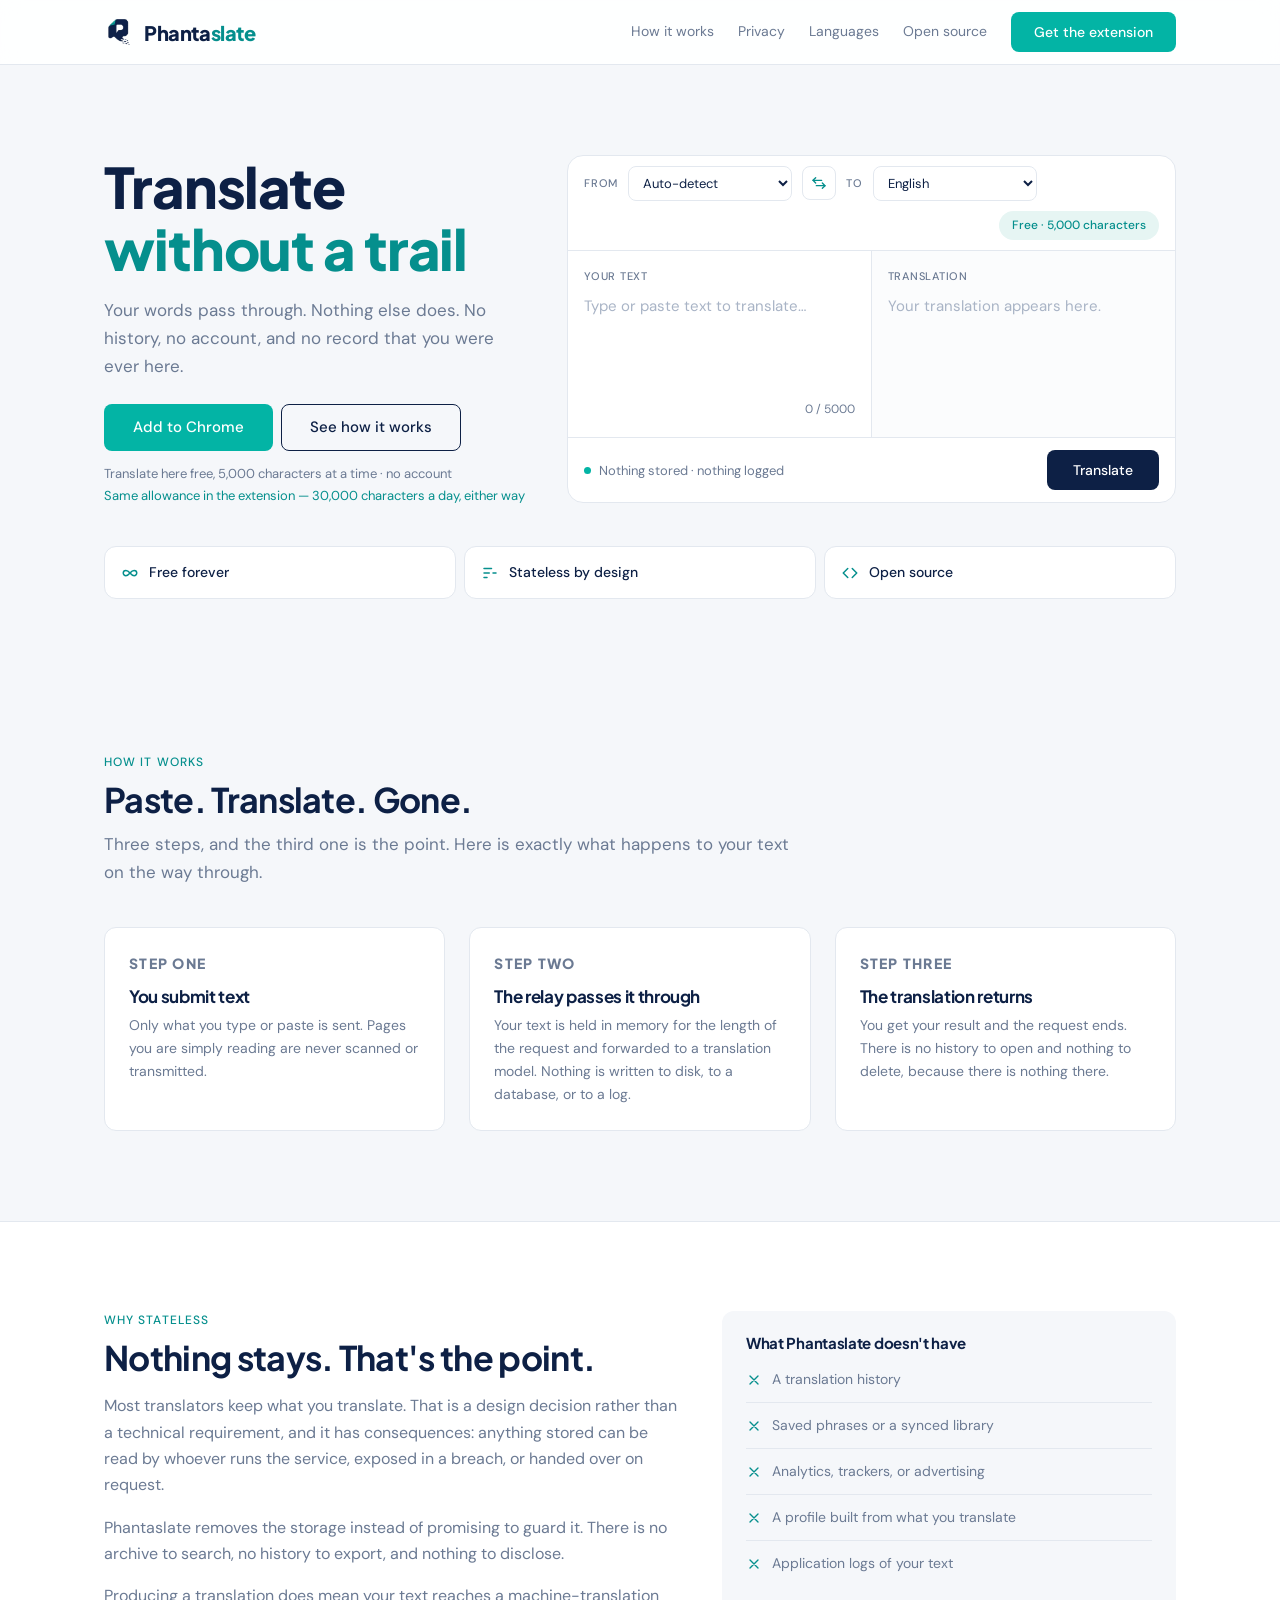
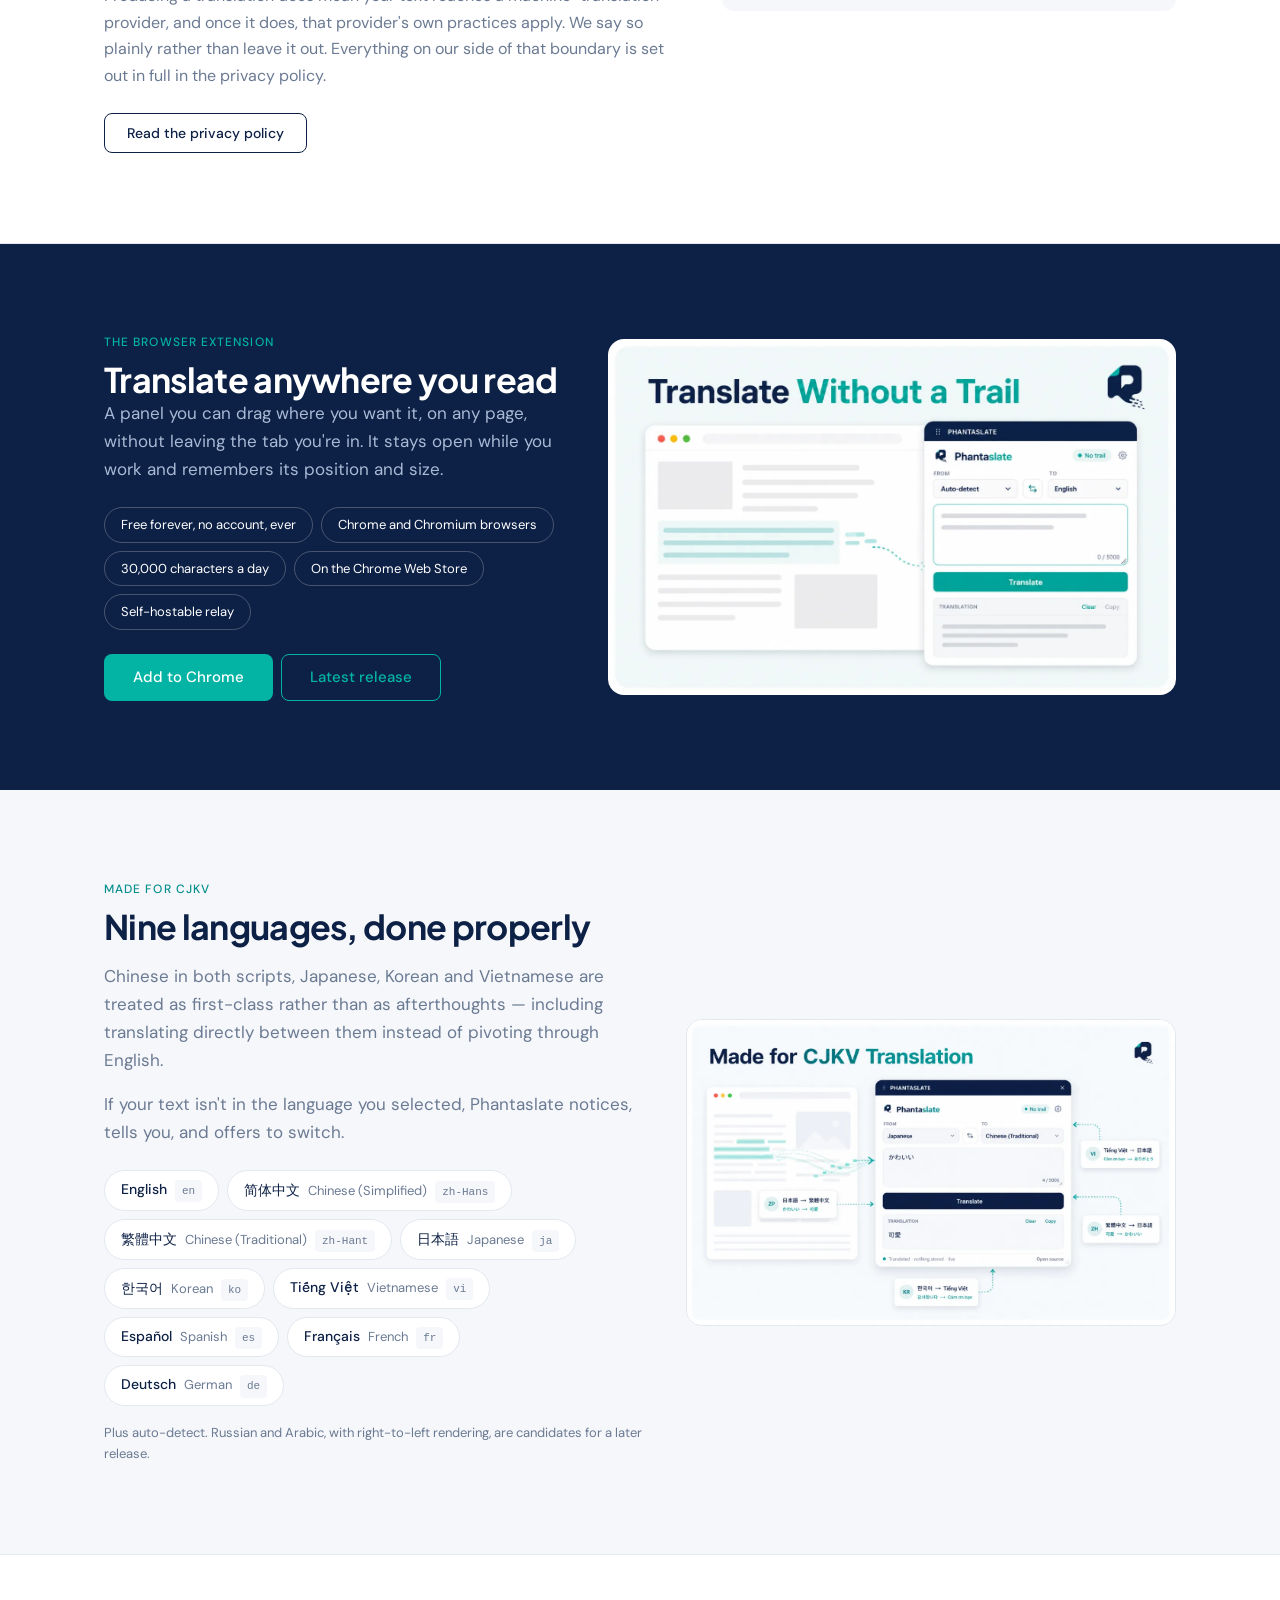
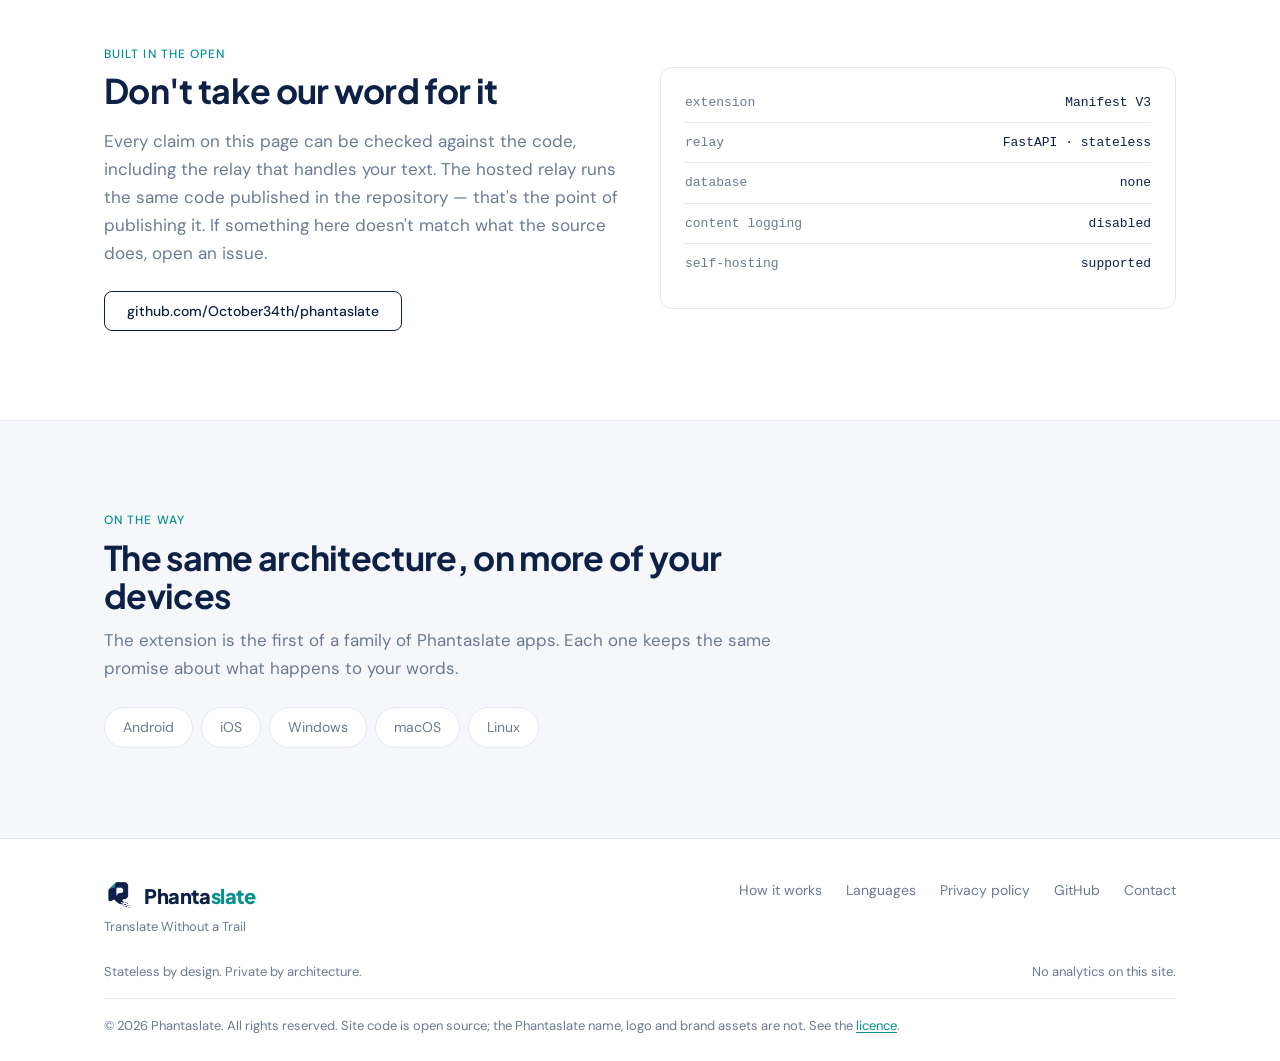
<file: index.html>
<!DOCTYPE html>
<html lang="en">
<head>
<meta charset="utf-8">
<meta name="viewport" content="width=device-width, initial-scale=1">
<meta name="theme-color" content="#0D2045">

<title>Phantaslate — Translate Without a Trail</title>
<meta name="description" content="A stateless translator. Your words pass through and nothing is stored, logged, or turned into a profile. Free, open-source browser extension built for CJKV.">

<link rel="canonical" href="https://phantaslate.com/">

<meta property="og:title" content="Phantaslate — Translate Without a Trail">
<meta property="og:description" content="A stateless translator. Your words pass through. Nothing else does.">
<meta property="og:type" content="website">
<meta property="og:url" content="https://phantaslate.com/">
<meta property="og:image" content="https://phantaslate.com/assets/img/introduction.png">
<meta property="og:image:width" content="1200">
<meta property="og:image:height" content="675">
<meta property="og:locale" content="en">
<meta name="twitter:card" content="summary_large_image">

<link rel="icon" href="assets/favicon/icon-32.png" sizes="32x32" type="image/png">
<link rel="icon" href="assets/favicon/icon-16.png" sizes="16x16" type="image/png">
<link rel="apple-touch-icon" href="assets/favicon/icon-128.png">
<link rel="manifest" href="site.webmanifest">


<link rel="preload" href="assets/fonts/plus-jakarta-sans-800.woff2" as="font" type="font/woff2" crossorigin>
<link rel="preload" href="assets/fonts/dm-sans-400.woff2" as="font" type="font/woff2" crossorigin>
<link rel="stylesheet" href="assets/css/fonts.css">
<link rel="stylesheet" href="assets/css/styles.css">
</head>
<body>

<a class="skip" href="#main">Skip to content</a>

<header class="site-header">
  <div class="shell header-inner">
    <a class="brand" href="/" aria-label="Phantaslate home">
      <picture>
        <source srcset="assets/img/mark-96.webp" type="image/webp">
        <img src="assets/img/mark-96.png" alt="" width="30" height="30" decoding="async">
      </picture>
      <span class="wordmark">Phanta<i>slate</i></span>
    </a>

    <nav class="site-nav" aria-label="Main">
      <a href="#how">How it works</a>
      <a href="privacy.html">Privacy</a>
      <a href="#languages">Languages</a>
      <a href="#open">Open source</a>
      <a class="btn btn-primary" href="#extension">Get the extension</a>
    </nav>
  </div>
</header>

<main id="main">

  <!-- ================================================================= HERO -->
  <div class="hero">
    <div class="shell hero-grid">
      <div>
        <h1>Translate<em>without a trail</em></h1>

        <p class="lede">Your words pass through. Nothing else does. No history, no account, and no record that you were ever here.</p>

        <div class="hero-actions">
          <a class="btn btn-primary btn-lg" href="https://chromewebstore.google.com/detail/phantaslate-translate-wit/nmekbfmjegpjkpkobippkkbnnlhimijm">Add to Chrome</a>
          <a class="btn btn-outline btn-lg" href="#how">See how it works</a>
        </div>

        <p class="hero-note">Translate here free, 5,000 characters at a time · no account<br><span class="pending">Same allowance in the extension — 30,000 characters a day, either way</span></p>
      </div>

      <!-- Live translation panel. Limits are enforced by the relay, not
           here — see assets/js/translate.js and relay/ratelimit.py. -->
      <div class="panel" id="demo">

        <div class="panel-bar">
          <label class="bar-label" for="from">From</label>
          <select class="lang-select" id="from" aria-label="Source language"></select>

          <button class="swap" id="swap" type="button" aria-label="Swap languages">
            <svg viewBox="0 0 24 24" fill="none" stroke="currentColor" stroke-width="2" stroke-linecap="round" stroke-linejoin="round" aria-hidden="true">
              <path d="M7 4 3 8l4 4"/><path d="M3 8h13"/><path d="m17 20 4-4-4-4"/><path d="M21 16H8"/>
            </svg>
          </button>

          <label class="bar-label" for="to">To</label>
          <select class="lang-select" id="to" aria-label="Target language"></select>

          <span class="cap-pill">Free · 5,000 characters</span>
        </div>

        <div class="panes" id="panes">
          <div class="pane pane-source">
            <label class="pane-label" for="source">Your text</label>
            <textarea id="source" class="cjk-any" rows="4" maxlength="5000" placeholder="Type or paste text to translate…"></textarea>
            <div class="pane-foot">
              <button class="linkbtn" id="clear" type="button" hidden>Clear</button>
              <span class="push" id="count">0 / 5000</span>
            </div>
          </div>

          <div class="trail" aria-hidden="true">
            <span></span><span></span><span></span><span></span><span></span><span></span>
          </div>

          <div class="pane pane-target">
            <p class="pane-label">Translation</p>
            <div id="output" class="cjk-any" data-empty="Your translation appears here." aria-live="polite"></div>
            <div class="pane-foot">
              <span id="detected"></span>
              <button class="linkbtn push" id="copy" type="button" hidden>Copy</button>
            </div>
          </div>
        </div>

        <div class="panel-foot">
          <p class="status" id="status" data-state="idle">
            <span class="dot"></span><span id="status-text">Nothing stored · nothing logged</span>
          </p>
          <button id="translate" type="button">Translate</button>
        </div>

      </div>
    </div>
  </div>

  <!-- ================================================================ TRUST -->
  <ul class="shell trust">
    <li>
      <svg viewBox="0 0 24 24" fill="none" stroke="currentColor" stroke-width="2" stroke-linecap="round" aria-hidden="true">
        <path d="M12 12c-2 2.5-3.5 3.5-5.5 3.5a3.5 3.5 0 0 1 0-7C8.5 8.5 10 9.5 12 12s3.5 3.5 5.5 3.5a3.5 3.5 0 0 0 0-7c-2 0-3.5 1-5.5 3.5Z"/>
      </svg>
      Free forever
    </li>
    <li>
      <svg viewBox="0 0 24 24" fill="none" stroke="currentColor" stroke-width="2" stroke-linecap="round" stroke-linejoin="round" aria-hidden="true">
        <path d="M4 6h10"/><path d="M4 12h7"/><path d="M4 18h4"/><path d="M16 12h4"/>
      </svg>
      Stateless by design
    </li>
    <li>
      <svg viewBox="0 0 24 24" fill="none" stroke="currentColor" stroke-width="2" stroke-linecap="round" stroke-linejoin="round" aria-hidden="true">
        <path d="m9 18-6-6 6-6"/><path d="m15 6 6 6-6 6"/>
      </svg>
      Open source
    </li>
  </ul>

  <!-- ========================================================= HOW IT WORKS -->
  <section class="band" id="how">
    <div class="shell">
      <div class="section-head">
        <p class="eyebrow">How it works</p>
        <h2>Paste. Translate. Gone.</h2>
        <p class="muted">Three steps, and the third one is the point. Here is exactly what happens to your text on the way through.</p>
      </div>

      <div class="steps">
        <div class="step">
          <p class="step-mark">STEP ONE</p>
          <h3>You submit text</h3>
          <p>Only what you type or paste is sent. Pages you are simply reading are never scanned or transmitted.</p>
        </div>
        <div class="step">
          <p class="step-mark">STEP TWO</p>
          <h3>The relay passes it through</h3>
          <p>Your text is held in memory for the length of the request and forwarded to a translation model. Nothing is written to disk, to a database, or to a log.</p>
        </div>
        <div class="step">
          <p class="step-mark">STEP THREE</p>
          <h3>The translation returns</h3>
          <p>You get your result and the request ends. There is no history to open and nothing to delete, because there is nothing there.</p>
        </div>
      </div>
    </div>
  </section>

  <!-- ================================================================== WHY -->
  <section class="band band-white" id="why">
    <div class="shell why-grid">
      <div>
        <p class="eyebrow">Why stateless</p>
        <h2>Nothing stays. That's the point.</h2>

        <p class="lede mt-md">Most translators keep what you translate. That is a design decision rather than a technical requirement, and it has consequences: anything stored can be read by whoever runs the service, exposed in a breach, or handed over on request.</p>

        <p class="lede">Phantaslate removes the storage instead of promising to guard it. There is no archive to search, no history to export, and nothing to disclose.</p>

        <p class="lede">Producing a translation does mean your text reaches a machine-translation provider, and once it does, that provider's own practices apply. We say so plainly rather than leave it out. Everything on our side of that boundary is set out in full in the privacy policy.</p>

        <p class="mt-lg">
          <a class="btn btn-outline" href="privacy.html">Read the privacy policy</a>
        </p>
      </div>

      <div class="absent">
        <h3>What Phantaslate doesn't have</h3>
        <ul>
          <li>
            <svg viewBox="0 0 24 24" fill="none" stroke="currentColor" stroke-width="2" stroke-linecap="round" aria-hidden="true"><path d="M18 6 6 18M6 6l12 12"/></svg>
            A translation history
          </li>
          <li>
            <svg viewBox="0 0 24 24" fill="none" stroke="currentColor" stroke-width="2" stroke-linecap="round" aria-hidden="true"><path d="M18 6 6 18M6 6l12 12"/></svg>
            Saved phrases or a synced library
          </li>
          <li>
            <svg viewBox="0 0 24 24" fill="none" stroke="currentColor" stroke-width="2" stroke-linecap="round" aria-hidden="true"><path d="M18 6 6 18M6 6l12 12"/></svg>
            Analytics, trackers, or advertising
          </li>
          <li>
            <svg viewBox="0 0 24 24" fill="none" stroke="currentColor" stroke-width="2" stroke-linecap="round" aria-hidden="true"><path d="M18 6 6 18M6 6l12 12"/></svg>
            A profile built from what you translate
          </li>
          <li>
            <svg viewBox="0 0 24 24" fill="none" stroke="currentColor" stroke-width="2" stroke-linecap="round" aria-hidden="true"><path d="M18 6 6 18M6 6l12 12"/></svg>
            Application logs of your text
          </li>
        </ul>
      </div>
    </div>
  </section>

  <!-- ============================================================ EXTENSION -->
  <section class="band band-navy" id="extension">
    <div class="shell ext-grid">
      <div>
        <p class="eyebrow">The browser extension</p>
        <h2>Translate anywhere you read</h2>
        <p class="lede">A panel you can drag where you want it, on any page, without leaving the tab you're in. It stays open while you work and remembers its position and size.</p>

        <div class="ext-claims">
          <span class="claim">Free forever, no account, ever</span>
          <span class="claim">Chrome and Chromium browsers</span>
          <span class="claim">30,000 characters a day</span>
          <span class="claim">On the Chrome Web Store</span>
          <span class="claim">Self-hostable relay</span>
        </div>

        <div class="ext-actions">
          <a class="btn btn-primary btn-lg" href="https://chromewebstore.google.com/detail/phantaslate-translate-wit/nmekbfmjegpjkpkobippkkbnnlhimijm">Add to Chrome</a>
          <a class="btn btn-onnavy btn-lg" href="https://github.com/October34th/phantaslate/releases">Latest release</a>
        </div>
      </div>

      <div class="shot">
        <picture>
          <source srcset="assets/img/screenshot-translate.webp" type="image/webp">
          <img src="assets/img/screenshot-translate.png"
               alt="The Phantaslate panel open beside a web page, translating text with a status line reading 'nothing stored'."
               width="1280" height="800" loading="lazy" decoding="async">
        </picture>
      </div>
    </div>
  </section>

  <!-- ============================================================ LANGUAGES -->
  <section class="band" id="languages">
    <div class="shell lang-grid">
      <div>
        <p class="eyebrow">Made for CJKV</p>
        <h2>Nine languages, done properly</h2>

        <p class="lede mt-md">Chinese in both scripts, Japanese, Korean and Vietnamese are treated as first-class rather than as afterthoughts — including translating directly between them instead of pivoting through English.</p>

        <p class="lede">If your text isn't in the language you selected, Phantaslate notices, tells you, and offers to switch.</p>

        <ul class="lang-chips">
          <li class="chip"><b lang="en">English</b> <code>en</code></li>
          <li class="chip"><b lang="zh-Hans">简体中文</b> <span>Chinese (Simplified)</span> <code>zh-Hans</code></li>
          <li class="chip"><b lang="zh-Hant">繁體中文</b> <span>Chinese (Traditional)</span> <code>zh-Hant</code></li>
          <li class="chip"><b lang="ja">日本語</b> <span>Japanese</span> <code>ja</code></li>
          <li class="chip"><b lang="ko">한국어</b> <span>Korean</span> <code>ko</code></li>
          <li class="chip"><b lang="vi">Tiếng Việt</b> <span>Vietnamese</span> <code>vi</code></li>
          <li class="chip"><b lang="es">Español</b> <span>Spanish</span> <code>es</code></li>
          <li class="chip"><b lang="fr">Français</b> <span>French</span> <code>fr</code></li>
          <li class="chip"><b lang="de">Deutsch</b> <span>German</span> <code>de</code></li>
        </ul>

        <p class="chip-note">Plus auto-detect. Russian and Arabic, with right-to-left rendering, are candidates for a later release.</p>
      </div>

      <div class="shot shot-light">
        <picture>
          <source srcset="assets/img/screenshot-cjkv.webp" type="image/webp">
          <img src="assets/img/screenshot-cjkv.png"
               alt="Phantaslate translating Japanese directly into Traditional Chinese, with Korean and Vietnamese pairs shown alongside."
               width="1280" height="800" loading="lazy" decoding="async">
        </picture>
      </div>
    </div>
  </section>

  <!-- ========================================================== OPEN SOURCE -->
  <section class="band band-white" id="open">
    <div class="shell open-grid">
      <div>
        <p class="eyebrow">Built in the open</p>
        <h2>Don't take our word for it</h2>

        <p class="lede mt-md">Every claim on this page can be checked against the code, including the relay that handles your text. The hosted relay runs the same code published in the repository — that's the point of publishing it. If something here doesn't match what the source does, open an issue.</p>

        <p class="mt-lg">
          <a class="btn btn-outline" href="https://github.com/October34th/phantaslate">github.com/October34th/phantaslate</a>
        </p>
      </div>

      <ul class="repo">
        <li><span>extension</span><span>Manifest V3</span></li>
        <li><span>relay</span><span>FastAPI · stateless</span></li>
        <li><span>database</span><span>none</span></li>
        <li><span>content logging</span><span>disabled</span></li>
        <li><span>self-hosting</span><span>supported</span></li>
      </ul>
    </div>
  </section>

  <!-- ============================================================ PLATFORMS -->
  <section class="band" id="platforms">
    <div class="shell">
      <div class="section-head mb-0">
        <p class="eyebrow">On the way</p>
        <h2>The same architecture, on more of your devices</h2>
        <p class="muted mt-sm">The extension is the first of a family of Phantaslate apps. Each one keeps the same promise about what happens to your words.</p>

        <ul class="platform-list">
          <li class="platform">Android</li>
          <li class="platform">iOS</li>
          <li class="platform">Windows</li>
          <li class="platform">macOS</li>
          <li class="platform">Linux</li>
        </ul>
      </div>
    </div>
  </section>

</main>

<footer class="site-footer">
  <div class="shell">
    <div class="footer-grid">
      <div>
        <a class="brand" href="/" aria-label="Phantaslate home">
          <picture>
        <source srcset="assets/img/mark-96.webp" type="image/webp">
        <img src="assets/img/mark-96.png" alt="" width="30" height="30" decoding="async">
      </picture>
          <span class="wordmark">Phanta<i>slate</i></span>
        </a>
        <p class="small muted mt-xs">Translate Without a Trail</p>
      </div>

      <nav class="footer-nav" aria-label="Footer">
        <a href="#how">How it works</a>
        <a href="#languages">Languages</a>
        <a href="privacy.html">Privacy policy</a>
        <a href="https://github.com/October34th/phantaslate">GitHub</a>
        <a href="mailto:cdxyu@tuta.com">Contact</a>
      </nav>
    </div>

    <div class="footer-claims">
      <span>Stateless by design. Private by architecture.</span>
      <span>No analytics on this site.</span>
    </div>

    <div class="footer-base">
      <p class="footer-legal">&copy; 2026 Phantaslate. All rights reserved. Site code is open source; the Phantaslate name, logo and brand assets are not. See the <a href="https://github.com/October34th/phantaslate-website/blob/main/LICENSE">licence</a>.</p>
    </div>
  </div>
</footer>

<script src="assets/js/translate.js"></script>

</body>
</html>
</file>
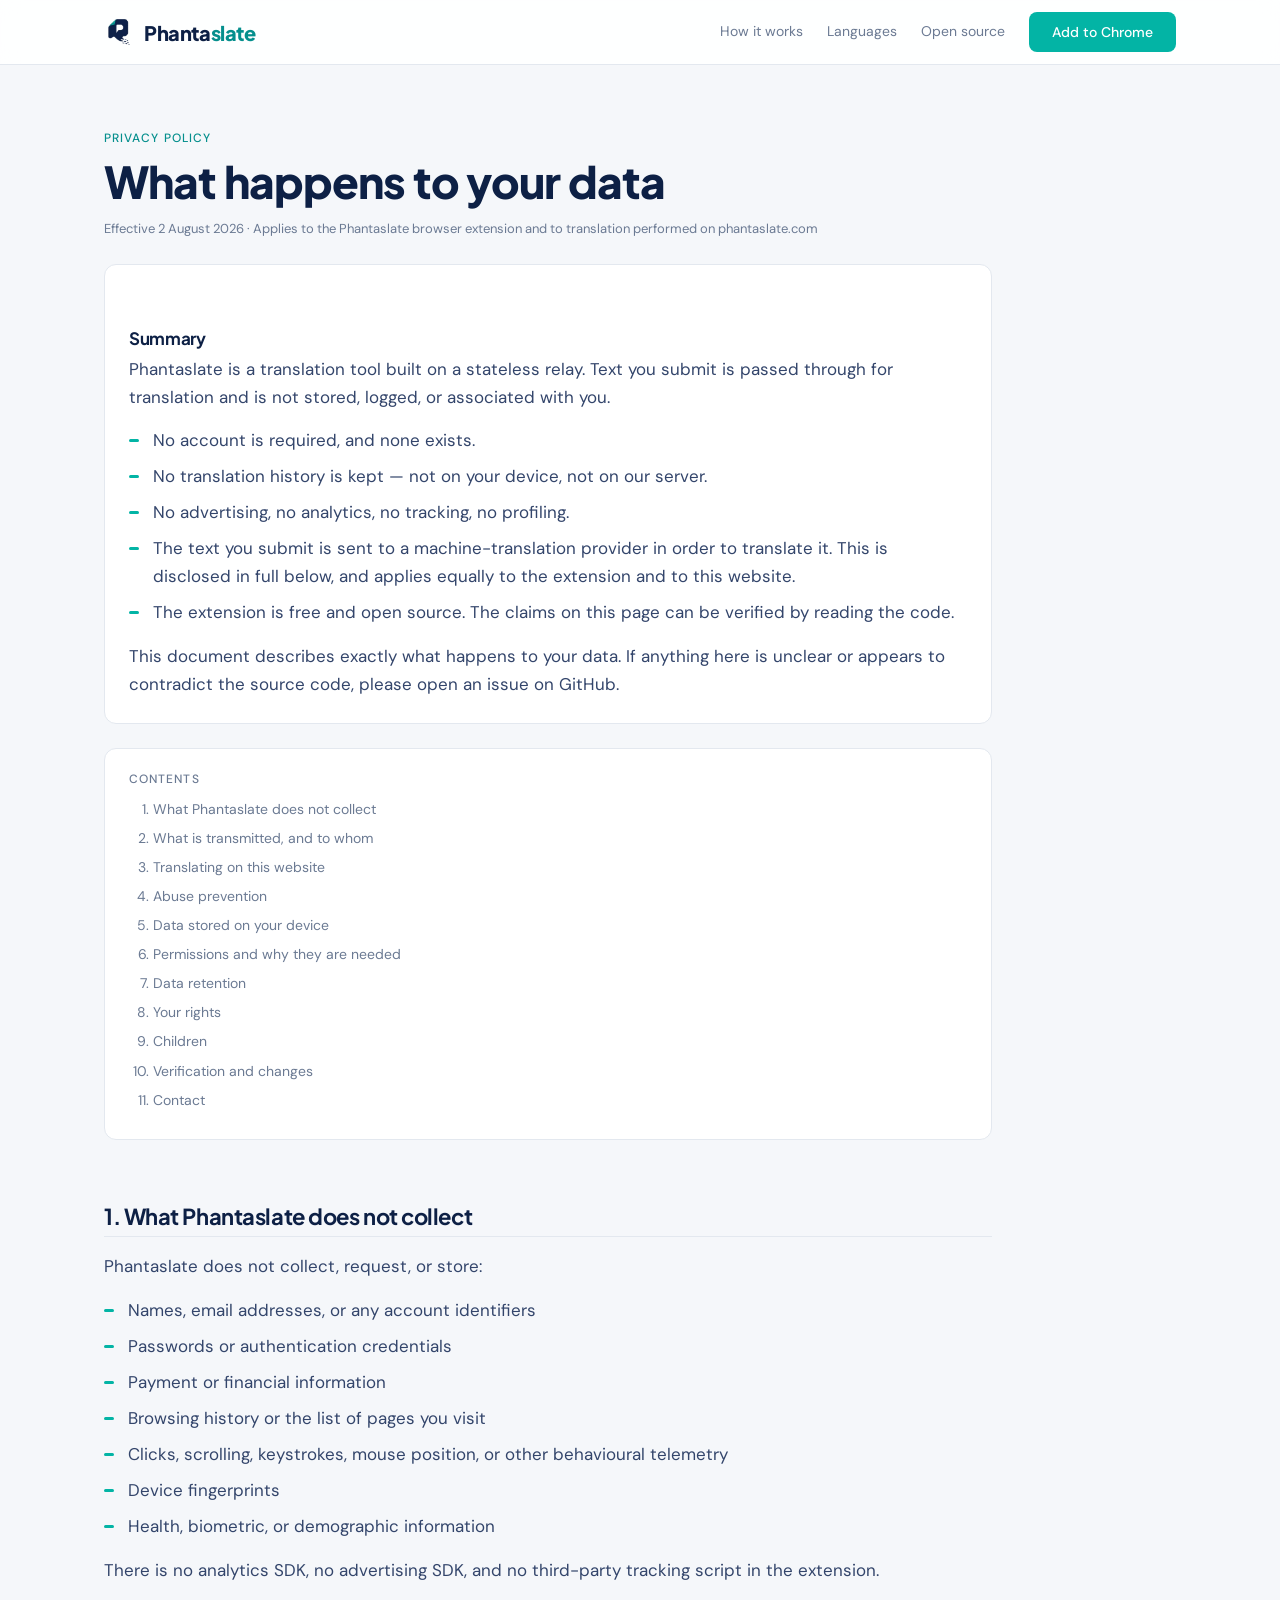
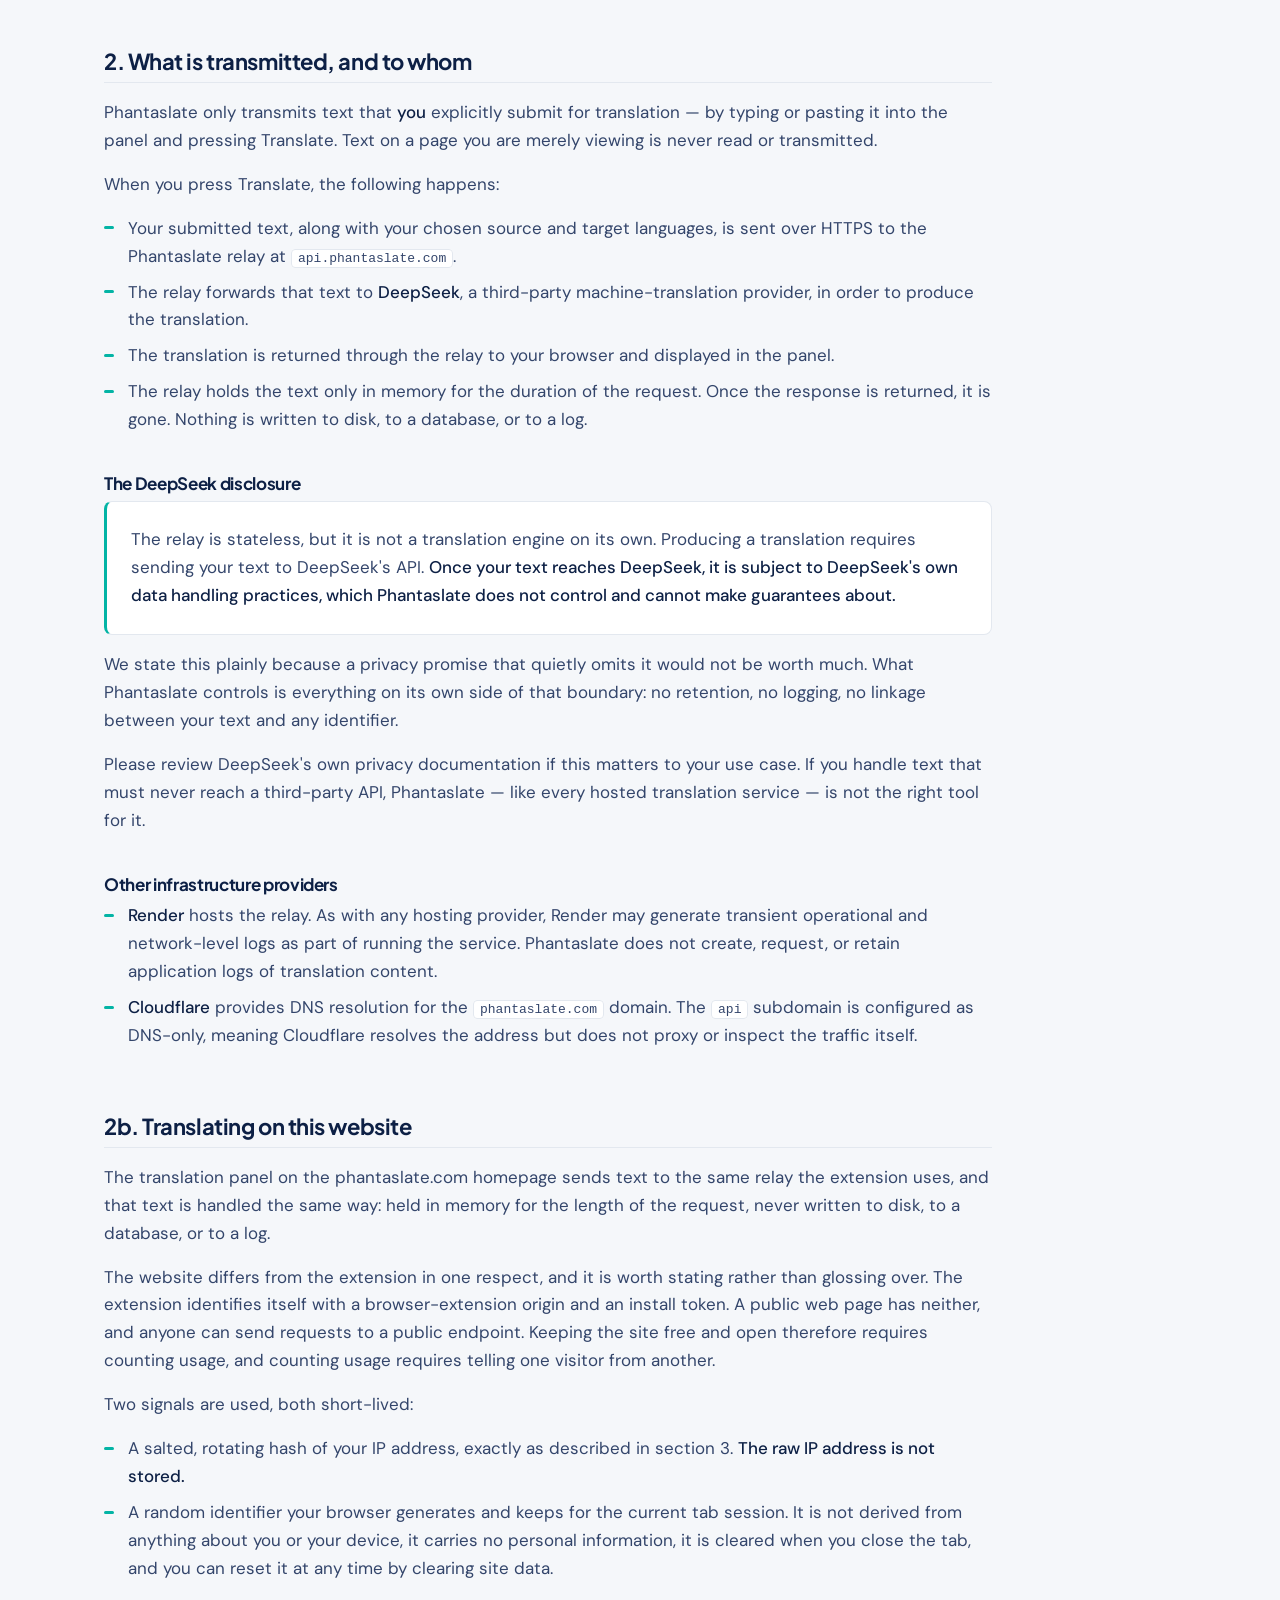
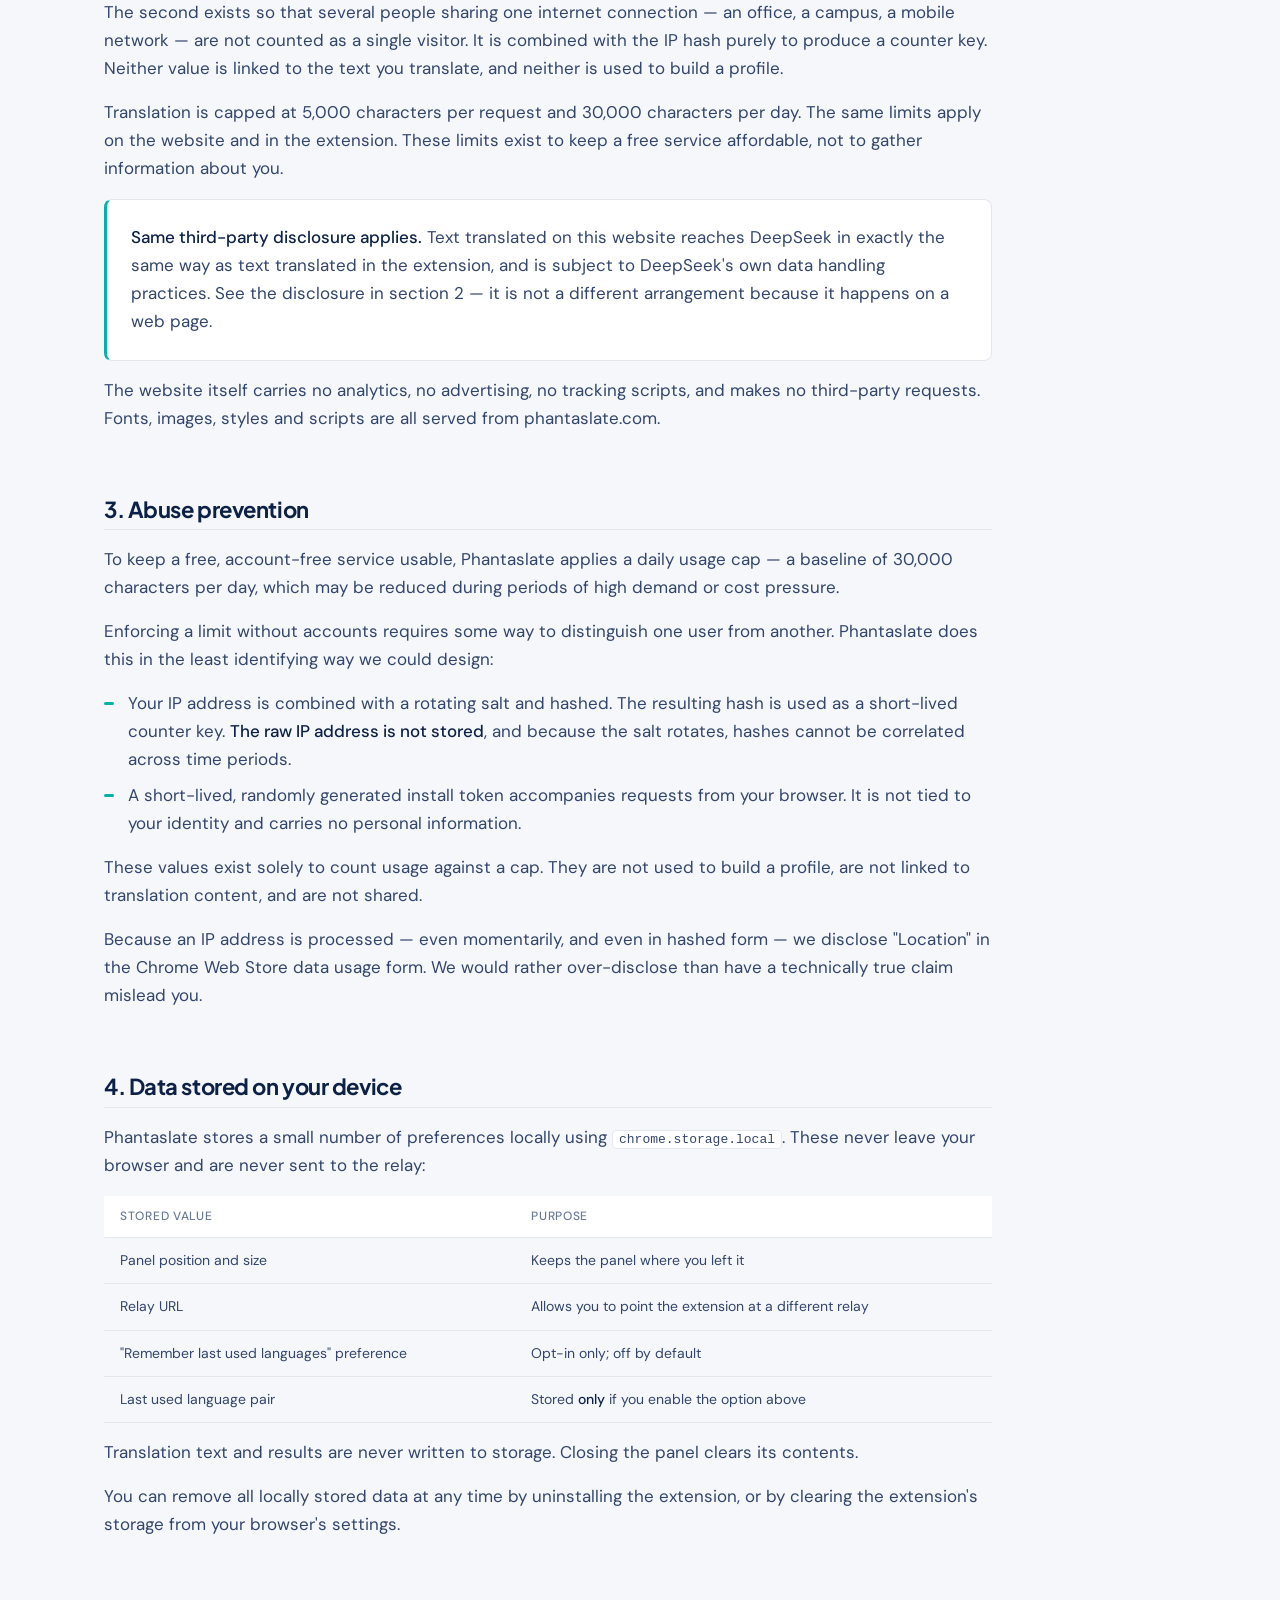
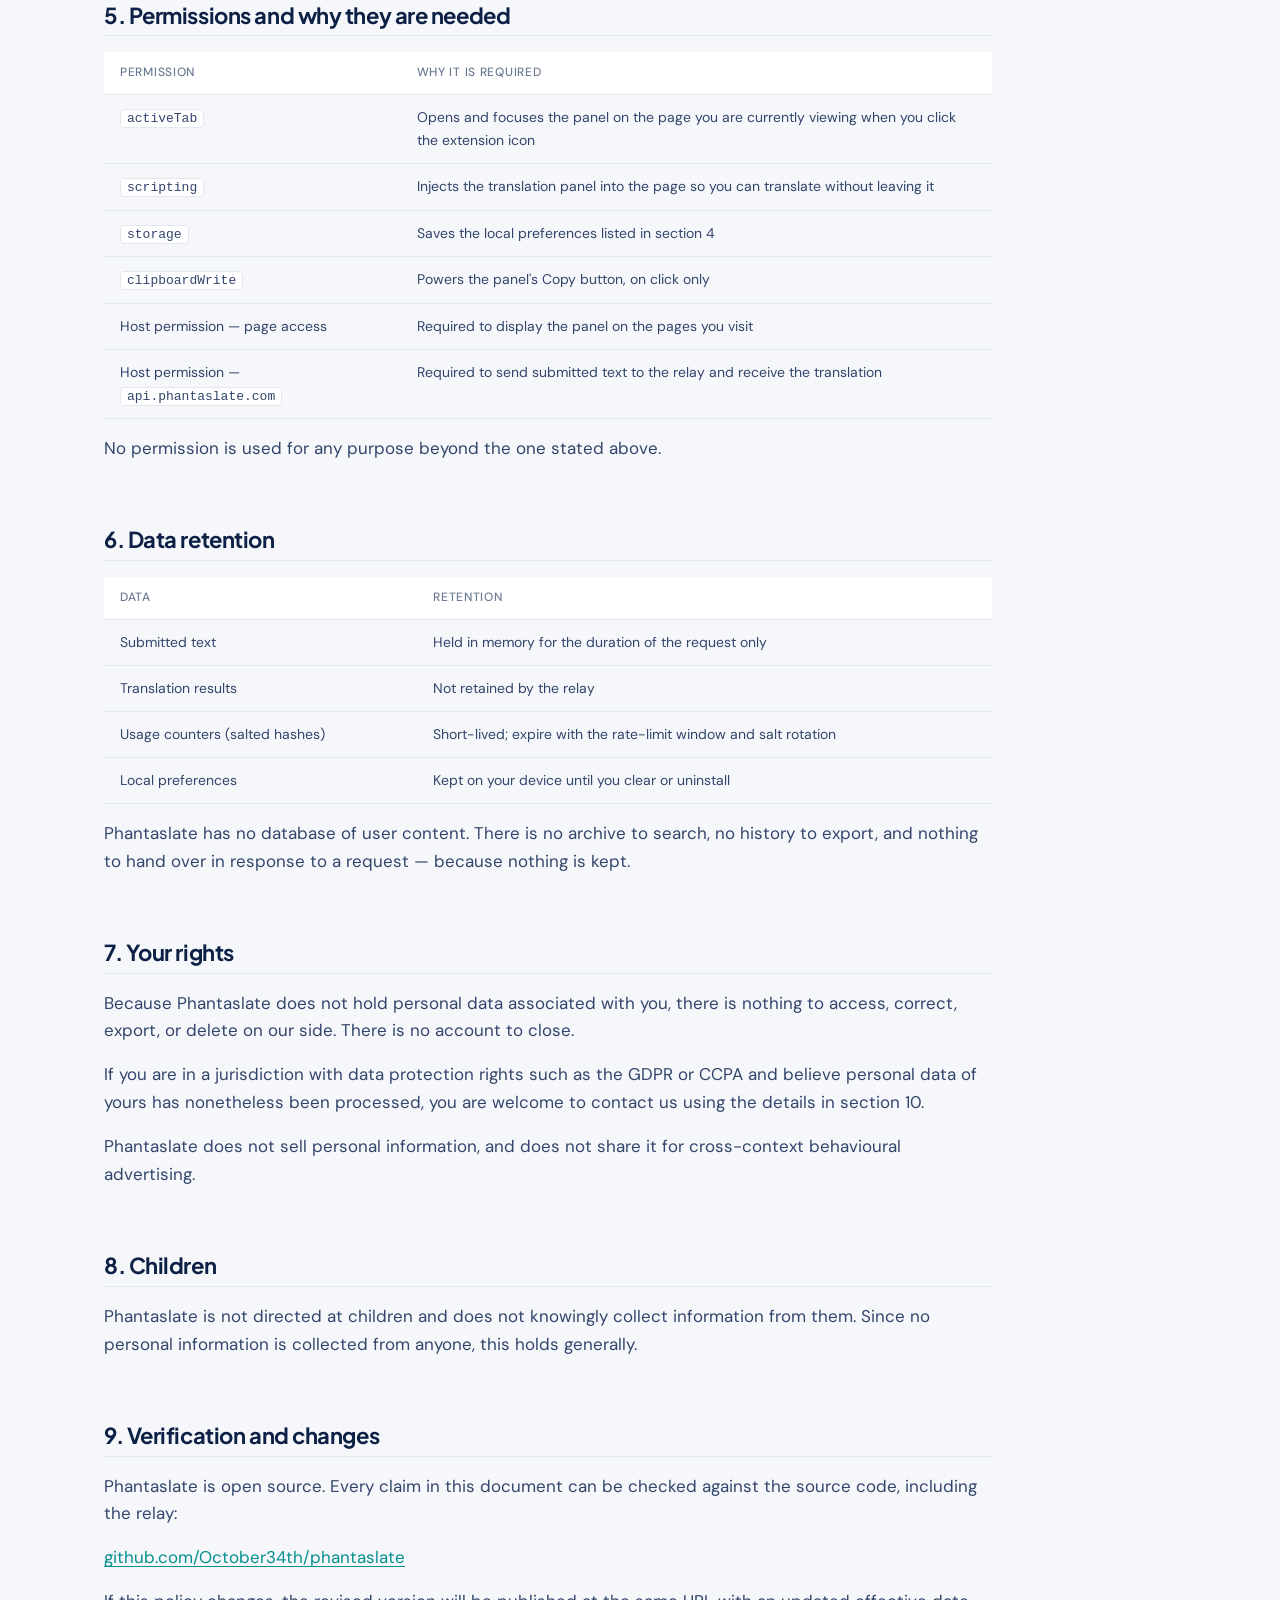
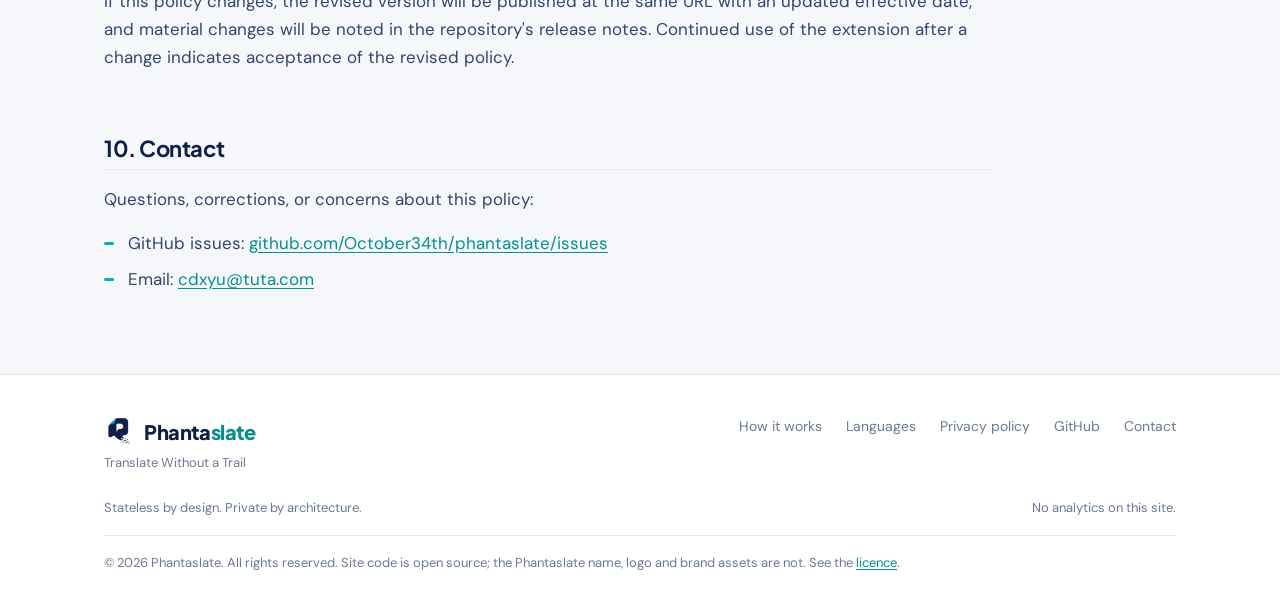
<file: privacy.html>
<!DOCTYPE html>
<html lang="en">
<head>
<meta charset="utf-8">
<meta name="viewport" content="width=device-width, initial-scale=1">
<meta name="theme-color" content="#0D2045">

<title>Privacy Policy — Phantaslate</title>
<meta name="description" content="Exactly what happens to your data when you use Phantaslate, in the extension and on this site. No accounts, no history, no logging — and a plain statement of what we don't control.">

<link rel="canonical" href="https://phantaslate.com/privacy.html">

<meta property="og:title" content="Privacy Policy — Phantaslate">
<meta property="og:description" content="Exactly what happens to your data when you use Phantaslate.">
<meta property="og:type" content="article">
<meta property="og:url" content="https://phantaslate.com/privacy.html">

<link rel="icon" href="assets/favicon/icon-32.png" sizes="32x32" type="image/png">
<link rel="icon" href="assets/favicon/icon-16.png" sizes="16x16" type="image/png">
<link rel="apple-touch-icon" href="assets/favicon/icon-128.png">
<link rel="manifest" href="site.webmanifest">


<link rel="preload" href="assets/fonts/plus-jakarta-sans-800.woff2" as="font" type="font/woff2" crossorigin>
<link rel="preload" href="assets/fonts/dm-sans-400.woff2" as="font" type="font/woff2" crossorigin>
<link rel="stylesheet" href="assets/css/fonts.css">
<link rel="stylesheet" href="assets/css/styles.css">
</head>
<body>

<a class="skip" href="#main">Skip to content</a>

<header class="site-header">
  <div class="shell header-inner">
    <a class="brand" href="index.html" aria-label="Phantaslate home">
      <picture>
        <source srcset="assets/img/mark-96.webp" type="image/webp">
        <img src="assets/img/mark-96.png" alt="" width="30" height="30" decoding="async">
      </picture>
      <span class="wordmark">Phanta<i>slate</i></span>
    </a>

    <nav class="site-nav" aria-label="Main">
      <a href="index.html#how">How it works</a>
      <a href="index.html#languages">Languages</a>
      <a href="index.html#open">Open source</a>
      <a class="btn btn-primary" href="index.html#extension">Add to Chrome</a>
    </nav>
  </div>
</header>

<main id="main">

  <div class="shell page-head">
    <p class="eyebrow">Privacy policy</p>
    <h1>What happens to your data</h1>
    <p class="muted small">
      Effective 2 August 2026 · Applies to the Phantaslate browser extension and to translation performed on phantaslate.com
    </p>
  </div>

  <div class="shell">
    <div class="prose">

      <div class="summary-card">
        <h3 class="mt-0">Summary</h3>
        <p>Phantaslate is a translation tool built on a stateless relay. Text you submit is passed through for translation and is not stored, logged, or associated with you.</p>
        <ul class="bullets">
          <li>No account is required, and none exists.</li>
          <li>No translation history is kept — not on your device, not on our server.</li>
          <li>No advertising, no analytics, no tracking, no profiling.</li>
          <li>The text you submit is sent to a machine-translation provider in order to translate it. This is disclosed in full below, and applies equally to the extension and to this website.</li>
          <li>The extension is free and open source. The claims on this page can be verified by reading the code.</li>
        </ul>
        <p>This document describes exactly what happens to your data. If anything here is unclear or appears to contradict the source code, please open an issue on GitHub.</p>
      </div>

      <nav class="toc" aria-label="Contents">
        <h2>Contents</h2>
        <ol>
          <li><a href="#s1">What Phantaslate does not collect</a></li>
          <li><a href="#s2">What is transmitted, and to whom</a></li>
          <li><a href="#s2b">Translating on this website</a></li>
          <li><a href="#s3">Abuse prevention</a></li>
          <li><a href="#s4">Data stored on your device</a></li>
          <li><a href="#s5">Permissions and why they are needed</a></li>
          <li><a href="#s6">Data retention</a></li>
          <li><a href="#s7">Your rights</a></li>
          <li><a href="#s8">Children</a></li>
          <li><a href="#s9">Verification and changes</a></li>
          <li><a href="#s10">Contact</a></li>
        </ol>
      </nav>

      <h2 id="s1">1. What Phantaslate does not collect</h2>
      <p>Phantaslate does not collect, request, or store:</p>
      <ul class="bullets">
        <li>Names, email addresses, or any account identifiers</li>
        <li>Passwords or authentication credentials</li>
        <li>Payment or financial information</li>
        <li>Browsing history or the list of pages you visit</li>
        <li>Clicks, scrolling, keystrokes, mouse position, or other behavioural telemetry</li>
        <li>Device fingerprints</li>
        <li>Health, biometric, or demographic information</li>
      </ul>
      <p>There is no analytics SDK, no advertising SDK, and no third-party tracking script in the extension.</p>

      <h2 id="s2">2. What is transmitted, and to whom</h2>
      <p>Phantaslate only transmits text that <strong>you</strong> explicitly submit for translation — by typing or pasting it into the panel and pressing Translate. Text on a page you are merely viewing is never read or transmitted.</p>
      <p>When you press Translate, the following happens:</p>
      <ul class="bullets">
        <li>Your submitted text, along with your chosen source and target languages, is sent over HTTPS to the Phantaslate relay at <code>api.phantaslate.com</code>.</li>
        <li>The relay forwards that text to <strong>DeepSeek</strong>, a third-party machine-translation provider, in order to produce the translation.</li>
        <li>The translation is returned through the relay to your browser and displayed in the panel.</li>
        <li>The relay holds the text only in memory for the duration of the request. Once the response is returned, it is gone. Nothing is written to disk, to a database, or to a log.</li>
      </ul>

      <h3>The DeepSeek disclosure</h3>
      <div class="callout">
        <p>The relay is stateless, but it is not a translation engine on its own. Producing a translation requires sending your text to DeepSeek's API. <strong>Once your text reaches DeepSeek, it is subject to DeepSeek's own data handling practices, which Phantaslate does not control and cannot make guarantees about.</strong></p>
      </div>
      <p>We state this plainly because a privacy promise that quietly omits it would not be worth much. What Phantaslate controls is everything on its own side of that boundary: no retention, no logging, no linkage between your text and any identifier.</p>
      <p>Please review DeepSeek's own privacy documentation if this matters to your use case. If you handle text that must never reach a third-party API, Phantaslate — like every hosted translation service — is not the right tool for it.</p>

      <h3>Other infrastructure providers</h3>
      <ul class="bullets">
        <li><strong>Render</strong> hosts the relay. As with any hosting provider, Render may generate transient operational and network-level logs as part of running the service. Phantaslate does not create, request, or retain application logs of translation content.</li>
        <li><strong>Cloudflare</strong> provides DNS resolution for the <code>phantaslate.com</code> domain. The <code>api</code> subdomain is configured as DNS-only, meaning Cloudflare resolves the address but does not proxy or inspect the traffic itself.</li>
      </ul>

      <h2 id="s2b">2b. Translating on this website</h2>
      <p>The translation panel on the phantaslate.com homepage sends text to the same relay the extension uses, and that text is handled the same way: held in memory for the length of the request, never written to disk, to a database, or to a log.</p>
      <p>The website differs from the extension in one respect, and it is worth stating rather than glossing over. The extension identifies itself with a browser-extension origin and an install token. A public web page has neither, and anyone can send requests to a public endpoint. Keeping the site free and open therefore requires counting usage, and counting usage requires telling one visitor from another.</p>
      <p>Two signals are used, both short-lived:</p>
      <ul class="bullets">
        <li>A salted, rotating hash of your IP address, exactly as described in section 3. <strong>The raw IP address is not stored.</strong></li>
        <li>A random identifier your browser generates and keeps for the current tab session. It is not derived from anything about you or your device, it carries no personal information, it is cleared when you close the tab, and you can reset it at any time by clearing site data.</li>
      </ul>
      <p>The second exists so that several people sharing one internet connection — an office, a campus, a mobile network — are not counted as a single visitor. It is combined with the IP hash purely to produce a counter key. Neither value is linked to the text you translate, and neither is used to build a profile.</p>
      <p>Translation is capped at 5,000 characters per request and 30,000 characters per day. The same limits apply on the website and in the extension. These limits exist to keep a free service affordable, not to gather information about you.</p>
      <div class="callout">
        <p><strong>Same third-party disclosure applies.</strong> Text translated on this website reaches DeepSeek in exactly the same way as text translated in the extension, and is subject to DeepSeek's own data handling practices. See the disclosure in section 2 — it is not a different arrangement because it happens on a web page.</p>
      </div>
      <p>The website itself carries no analytics, no advertising, no tracking scripts, and makes no third-party requests. Fonts, images, styles and scripts are all served from phantaslate.com.</p>

      <h2 id="s3">3. Abuse prevention</h2>
      <p>To keep a free, account-free service usable, Phantaslate applies a daily usage cap — a baseline of 30,000 characters per day, which may be reduced during periods of high demand or cost pressure.</p>
      <p>Enforcing a limit without accounts requires some way to distinguish one user from another. Phantaslate does this in the least identifying way we could design:</p>
      <ul class="bullets">
        <li>Your IP address is combined with a rotating salt and hashed. The resulting hash is used as a short-lived counter key. <strong>The raw IP address is not stored</strong>, and because the salt rotates, hashes cannot be correlated across time periods.</li>
        <li>A short-lived, randomly generated install token accompanies requests from your browser. It is not tied to your identity and carries no personal information.</li>
      </ul>
      <p>These values exist solely to count usage against a cap. They are not used to build a profile, are not linked to translation content, and are not shared.</p>
      <p>Because an IP address is processed — even momentarily, and even in hashed form — we disclose "Location" in the Chrome Web Store data usage form. We would rather over-disclose than have a technically true claim mislead you.</p>

      <h2 id="s4">4. Data stored on your device</h2>
      <p>Phantaslate stores a small number of preferences locally using <code>chrome.storage.local</code>. These never leave your browser and are never sent to the relay:</p>
      <table>
        <thead>
          <tr><th>Stored value</th><th>Purpose</th></tr>
        </thead>
        <tbody>
          <tr><td>Panel position and size</td><td>Keeps the panel where you left it</td></tr>
          <tr><td>Relay URL</td><td>Allows you to point the extension at a different relay</td></tr>
          <tr><td>"Remember last used languages" preference</td><td>Opt-in only; off by default</td></tr>
          <tr><td>Last used language pair</td><td>Stored <strong>only</strong> if you enable the option above</td></tr>
        </tbody>
      </table>
      <p>Translation text and results are never written to storage. Closing the panel clears its contents.</p>
      <p>You can remove all locally stored data at any time by uninstalling the extension, or by clearing the extension's storage from your browser's settings.</p>

      <h2 id="s5">5. Permissions and why they are needed</h2>
      <table>
        <thead>
          <tr><th>Permission</th><th>Why it is required</th></tr>
        </thead>
        <tbody>
          <tr><td><code>activeTab</code></td><td>Opens and focuses the panel on the page you are currently viewing when you click the extension icon</td></tr>
          <tr><td><code>scripting</code></td><td>Injects the translation panel into the page so you can translate without leaving it</td></tr>
          <tr><td><code>storage</code></td><td>Saves the local preferences listed in section 4</td></tr>
          <tr><td><code>clipboardWrite</code></td><td>Powers the panel's Copy button, on click only</td></tr>
          <tr><td>Host permission — page access</td><td>Required to display the panel on the pages you visit</td></tr>
          <tr><td>Host permission — <code>api.phantaslate.com</code></td><td>Required to send submitted text to the relay and receive the translation</td></tr>
        </tbody>
      </table>
      <p>No permission is used for any purpose beyond the one stated above.</p>

      <h2 id="s6">6. Data retention</h2>
      <table>
        <thead>
          <tr><th>Data</th><th>Retention</th></tr>
        </thead>
        <tbody>
          <tr><td>Submitted text</td><td>Held in memory for the duration of the request only</td></tr>
          <tr><td>Translation results</td><td>Not retained by the relay</td></tr>
          <tr><td>Usage counters (salted hashes)</td><td>Short-lived; expire with the rate-limit window and salt rotation</td></tr>
          <tr><td>Local preferences</td><td>Kept on your device until you clear or uninstall</td></tr>
        </tbody>
      </table>
      <p>Phantaslate has no database of user content. There is no archive to search, no history to export, and nothing to hand over in response to a request — because nothing is kept.</p>

      <h2 id="s7">7. Your rights</h2>
      <p>Because Phantaslate does not hold personal data associated with you, there is nothing to access, correct, export, or delete on our side. There is no account to close.</p>
      <p>If you are in a jurisdiction with data protection rights such as the GDPR or CCPA and believe personal data of yours has nonetheless been processed, you are welcome to contact us using the details in section 10.</p>
      <p>Phantaslate does not sell personal information, and does not share it for cross-context behavioural advertising.</p>

      <h2 id="s8">8. Children</h2>
      <p>Phantaslate is not directed at children and does not knowingly collect information from them. Since no personal information is collected from anyone, this holds generally.</p>

      <h2 id="s9">9. Verification and changes</h2>
      <p>Phantaslate is open source. Every claim in this document can be checked against the source code, including the relay:</p>
      <p><a class="textlink" href="https://github.com/October34th/phantaslate">github.com/October34th/phantaslate</a></p>
      <p>If this policy changes, the revised version will be published at the same URL with an updated effective date, and material changes will be noted in the repository's release notes. Continued use of the extension after a change indicates acceptance of the revised policy.</p>

      <h2 id="s10">10. Contact</h2>
      <p>Questions, corrections, or concerns about this policy:</p>
      <ul class="bullets">
        <li>GitHub issues: <a class="textlink" href="https://github.com/October34th/phantaslate/issues">github.com/October34th/phantaslate/issues</a></li>
        <li>Email: <a class="textlink" href="mailto:cdxyu@tuta.com">cdxyu@tuta.com</a></li>
      </ul>

    </div>
  </div>

</main>

<footer class="site-footer">
  <div class="shell">
    <div class="footer-grid">
      <div>
        <a class="brand" href="index.html" aria-label="Phantaslate home">
          <picture>
        <source srcset="assets/img/mark-96.webp" type="image/webp">
        <img src="assets/img/mark-96.png" alt="" width="30" height="30" decoding="async">
      </picture>
          <span class="wordmark">Phanta<i>slate</i></span>
        </a>
        <p class="small muted mt-xs">Translate Without a Trail</p>
      </div>

      <nav class="footer-nav" aria-label="Footer">
        <a href="index.html#how">How it works</a>
        <a href="index.html#languages">Languages</a>
        <a href="privacy.html">Privacy policy</a>
        <a href="https://github.com/October34th/phantaslate">GitHub</a>
        <a href="mailto:cdxyu@tuta.com">Contact</a>
      </nav>
    </div>

    <div class="footer-claims">
      <span>Stateless by design. Private by architecture.</span>
      <span>No analytics on this site.</span>
    </div>

    <div class="footer-base">
      <p class="footer-legal">&copy; 2026 Phantaslate. All rights reserved. Site code is open source; the Phantaslate name, logo and brand assets are not. See the <a href="https://github.com/October34th/phantaslate-website/blob/main/LICENSE">licence</a>.</p>
    </div>
  </div>
</footer>

</body>
</html>
</file>
<file: assets/css/fonts.css>
/* =====================================================================
   Phantaslate — phantaslate.com
   assets/css/fonts.css

   Fonts are self-hosted. Nothing on this site requests a file from a
   third party at page load — no Google Fonts, no CDN, no font service.

   Why that matters here specifically
   ---------------------------------
   fonts.googleapis.com and fonts.gstatic.com are unreachable from
   mainland China. Phantaslate is built CJKV-first, so a font dependency
   that hangs until timeout for a large share of the intended audience is
   not an acceptable default. Serving fonts from our own origin means
   they load with the page or fail with it — never separately.
   ===================================================================== */

/* --------------------------------------------------- Plus Jakarta Sans */
@font-face{
  font-family:'Plus Jakarta Sans';
  font-style:normal;
  font-weight:700;
  font-display:swap;
  src:local('Plus Jakarta Sans Bold'),
      url('../fonts/plus-jakarta-sans-700.woff2') format('woff2');
}

@font-face{
  font-family:'Plus Jakarta Sans';
  font-style:normal;
  font-weight:800;
  font-display:swap;
  src:local('Plus Jakarta Sans ExtraBold'),
      url('../fonts/plus-jakarta-sans-800.woff2') format('woff2');
}

/* =====================================================================
   DM Sans, plus Vietnamese

   'DM Sans' below resolves to TWO different font files depending on the
   character being drawn, both under the one family name. This is a
   standard technique, not a hack: several @font-face rules can share a
   font-family, each scoped to a unicode-range, and the browser picks
   whichever rule's range contains the character it's about to draw.

   Why this exists: DM Sans has no Vietnamese glyphs published by Google,
   on any weight, at any subset — confirmed against the family's own
   language list, not assumed. Vietnamese stacks a tone mark on an
   already-modified vowel (e with circumflex and acute, for example),
   and those precomposed codepoints simply were never drawn for this
   typeface.

   The fix is Be Vietnam Pro's Vietnamese-only glyphs, loaded under the
   'DM Sans' name and restricted with unicode-range to exactly the block
   DM Sans is missing. Everywhere else in the CSS still just says
   font-family: var(--body) — nothing about how a component is styled
   needs to know or care that two files are involved.

   ---------------------------------------------------------------------
   A note on file size
   ---------------------------------------------------------------------
   The be-vietnam-pro-*.woff2 files are latin+vietnamese cuts, because
   google-webfonts-helper merges selected subsets into one file per
   weight — there's no way to get vietnamese on its own from it. So each
   file carries a full Latin alphabet this site will never draw from it,
   costing roughly 19KB of the 27KB.

   unicode-range still does its job: the Latin glyphs inside are never
   USED, because the range below doesn't claim any Latin codepoints. The
   waste is download weight, not rendering ambiguity.

   Worth revisiting if page weight ever becomes a real constraint — a
   proper vietnamese-only subset via pyftsubset or fonttools would cut
   both files to well under 10KB. Not worth the build step today.
   ===================================================================== */

@font-face{
  font-family:'DM Sans';
  font-style:normal;
  font-weight:400;
  font-display:swap;
  src:url('../fonts/be-vietnam-pro-400.woff2') format('woff2');
  unicode-range:U+0102-0103,U+0110-0111,U+0128-0129,U+0168-0169,U+01A0-01A1,
                U+01AF-01B0,U+0300-0301,U+0303-0304,U+0308-0309,U+0323,
                U+0329,U+1EA0-1EF9,U+20AB;
}

@font-face{
  font-family:'DM Sans';
  font-style:normal;
  font-weight:500;
  font-display:swap;
  src:url('../fonts/be-vietnam-pro-500.woff2') format('woff2');
  unicode-range:U+0102-0103,U+0110-0111,U+0128-0129,U+0168-0169,U+01A0-01A1,
                U+01AF-01B0,U+0300-0301,U+0303-0304,U+0308-0309,U+0323,
                U+0329,U+1EA0-1EF9,U+20AB;
}

/* The general-purpose faces. No unicode-range means "everything the two
   rules above didn't already claim" — so these MUST come after the
   Vietnamese-scoped rules above, not before. Same family name, same
   weights, so nothing calling font-family: var(--body) changes at all. */
@font-face{
  font-family:'DM Sans';
  font-style:normal;
  font-weight:400;
  font-display:swap;
  src:local('DM Sans Regular'),
      url('../fonts/dm-sans-400.woff2') format('woff2');
}

@font-face{
  font-family:'DM Sans';
  font-style:normal;
  font-weight:500;
  font-display:swap;
  src:local('DM Sans Medium'),
      url('../fonts/dm-sans-500.woff2') format('woff2');
}

/* =====================================================================
   CJKV rendering

   Latin typefaces contain no CJK glyphs, so the browser falls back
   per-character for Chinese, Japanese and Korean text. Left to its own
   devices it often picks badly.

   Worse, Han unification means Chinese and Japanese share codepoints
   while rendering those characters differently. A single font-family
   list cannot tell them apart. The language has to be declared, and
   then matched with :lang().

   Which is why every piece of CJKV text in the markup carries its own
   lang attribute, including the sample text in the hero preview panel.
   Vietnamese no longer needs this treatment — the
   unicode-range rules above select the right glyph per character
   automatically, without depending on an ancestor's lang attribute.
   lang="vi" stays in the markup regardless, for screen readers.
   ===================================================================== */

:root{
  --cjk-sc:"PingFang SC","Hiragino Sans GB","Microsoft YaHei","Noto Sans CJK SC","Source Han Sans SC","WenQuanYi Micro Hei";
  --cjk-tc:"PingFang TC","Hiragino Sans CNS","Microsoft JhengHei","Noto Sans CJK TC","Source Han Sans TC";
  --cjk-jp:"Hiragino Sans","Hiragino Kaku Gothic ProN","Yu Gothic","Meiryo","Noto Sans CJK JP","Source Han Sans JP";
  --cjk-kr:"Apple SD Gothic Neo","Malgun Gothic","Noto Sans CJK KR","Source Han Sans KR","Nanum Gothic";
}

:lang(zh-Hans),:lang(zh-CN),:lang(zh){font-family:var(--body),var(--cjk-sc),sans-serif}
:lang(zh-Hant),:lang(zh-TW),:lang(zh-HK){font-family:var(--body),var(--cjk-tc),sans-serif}
:lang(ja){font-family:var(--body),var(--cjk-jp),sans-serif}
:lang(ko){font-family:var(--body),var(--cjk-kr),sans-serif}

/* CJK glyphs sit taller in their em box than Latin ones, so the same
   line-height reads cramped. Vietnamese uses ordinary Latin metrics and
   doesn't need this. */
:lang(zh-Hans),:lang(zh-Hant),:lang(ja),:lang(ko){line-height:1.75}

/* Where the language genuinely isn't known — the demo input before
   anything is typed — accept any CJK face rather than let the browser
   guess from a Latin-only list. */
.cjk-any{
  font-family:var(--body),var(--cjk-sc),var(--cjk-jp),var(--cjk-kr),sans-serif;
}

/* =====================================================================
   Plus Jakarta Sans and Vietnamese — a separate, smaller note

   The display face doesn't get the unicode-range treatment above,
   because it doesn't need it: Plus Jakarta Sans has a real, Google-
   published Vietnamese subset of its own. If this site ever sets
   Vietnamese text in a heading, re-cut plus-jakarta-sans-700/800.woff2
   with vietnamese ticked at gwfh.mranftl.com and replace the two files
   — no splicing required, because the gap this file works around
   doesn't exist for that family.
   ===================================================================== */
</file>
<file: assets/css/styles.css>
/* =====================================================================
   Phantaslate — phantaslate.com
   assets/css/styles.css

   Token values come from Phantaslate_Brand_Identity.md. Do not
   approximate the hex values; other brand assets depend on them being
   exact.
   ===================================================================== */

/* ---------------------------------------------------------------- 1. tokens */
:root{
  /* palette */
  --navy:#0D2045;
  --navy-deep:#0C1C44;
  --teal:#03B4A5;
  --teal-deep:#058F8D;
  --page:#F5F7FA;
  --white:#FFFFFF;
  --slate:#6B7A93;

  /* derived neutrals — kept out of the brand doc on purpose, these are
     interface-only greys, not brand colours */
  --line:#E3E8EF;
  --line-soft:#EDF1F6;
  --teal-wash:#E6F5F3;
  --alert:#C2543F;

  /* Spacing — still a 4px grid, expressed in rem so it scales with the
     reader's browser font-size setting rather than ignoring it.
     1rem = 16px at the default setting. */
  --xs:0.25rem;    /*  4px */
  --sm:0.5rem;     /*  8px */
  --md:1rem;       /* 16px */
  --lg:1.5rem;     /* 24px */
  --xl:2.5rem;     /* 40px */
  --xxl:4rem;      /* 64px */
  --xxxl:6rem;     /* 96px */

  /* Fluid section rhythm. Scales continuously with the viewport instead
     of jumping at a breakpoint, so a 1000px laptop and a 1600px monitor
     each get proportionate breathing room. */
  --band-y:clamp(2.5rem,7vw,6rem);
  --gap-major:clamp(1.5rem,4vw,2.5rem);

  /* radii */
  --r-sm:0.5rem;
  --r-md:1rem;
  --r-pill:100px;

  /* type */
  /* Fallbacks are ordered so the page still looks deliberate if the
     self-hosted woff2 files are missing or slow. See fonts.css. */
  --display:'Plus Jakarta Sans','Segoe UI Variable Display','Segoe UI',Roboto,-apple-system,system-ui,sans-serif;
  --body:'DM Sans','Segoe UI Variable Text','Segoe UI',Roboto,-apple-system,system-ui,sans-serif;
  --mono:ui-monospace,SFMono-Regular,'Cascadia Mono',Menlo,monospace;

  --shell:70rem;   /* 1120px at default font-size */
  --header-h:4rem;
}

/* ---------------------------------------------------------------- 2. reset */
*,*::before,*::after{box-sizing:border-box}

/* No font-size override here on purpose. Setting html{font-size:62.5%}
   or similar is a common trick, but it overrides whatever default the
   reader has chosen in their browser — which defeats using rem at all. */
html{scroll-behavior:smooth;scroll-padding-top:calc(var(--header-h) + var(--md))}

body{
  margin:0;
  background:var(--page);
  color:var(--navy);
  font-family:var(--body);
  font-size:clamp(0.9375rem,0.9rem + 0.2vw,1.0625rem);
  line-height:1.65;
  -webkit-font-smoothing:antialiased;
  text-rendering:optimizeLegibility;
}

img{max-width:100%;height:auto;display:block}
p{margin:0}
ul{margin:0;padding:0;list-style:none}
a{color:inherit}

:focus-visible{
  outline:2px solid var(--teal);
  outline-offset:3px;
  border-radius:var(--xs);
}

/* ---------------------------------------------------------------- 3. type */
h1,h2,h3,h4{
  font-family:var(--display);
  letter-spacing:-0.02em;
  margin:0;
  line-height:1.12;
}
h1{font-size:clamp(2.125rem,1.4rem + 3.6vw,3.5rem);font-weight:800}
h2{font-size:clamp(1.5rem,1.15rem + 1.75vw,2.125rem);font-weight:700}
h3{font-size:1.0625rem;font-weight:700}
h4{font-size:0.9375rem;font-weight:700}

.eyebrow{
  font-family:var(--body);
  font-size:0.75rem;
  font-weight:500;
  letter-spacing:0.09em;
  text-transform:uppercase;
  color:var(--teal-deep);
  margin-bottom:var(--sm);
}

.lede{color:var(--slate);font-size:1.0625rem;max-width:58ch}
.lede + .lede{margin-top:var(--md)}

.muted{color:var(--slate)}
.small{font-size:0.8125rem}

/* ---------------------------------------------------------------- 4. layout */
.shell{max-width:var(--shell);margin:0 auto;padding-left:var(--lg);padding-right:var(--lg)}

.band{padding-top:var(--band-y);padding-bottom:var(--band-y)}
.band-tight{padding-top:var(--xl);padding-bottom:var(--xl)}
.band-white{background:var(--white);border-top:1px solid var(--line);border-bottom:1px solid var(--line)}
.band-navy{background:var(--navy);color:var(--white)}
.band-navy .lede{color:#A9BAD6}
.band-navy .eyebrow{color:var(--teal)}

.section-head{max-width:58ch;margin-bottom:var(--xl)}
.section-head h2{margin-bottom:12px}

.skip{
  position:absolute;
  left:-9999px;
  top:0;
  z-index:100;
  background:var(--navy);
  color:var(--white);
  padding:var(--sm) var(--md);
  border-radius:0 0 var(--r-sm) 0;
  text-decoration:none;
}
.skip:focus{left:0}

/* ---------------------------------------------------------------- 5. buttons */
.btn{
  display:inline-flex;
  align-items:center;
  justify-content:center;
  gap:var(--sm);
  font-family:var(--body);
  font-size:0.875rem;
  font-weight:500;
  line-height:1;
  padding:12px 22px;
  border-radius:var(--r-sm);
  border:1px solid transparent;
  text-decoration:none;
  cursor:pointer;
  white-space:nowrap;
  transition:background .15s ease,border-color .15s ease,color .15s ease;
}
.btn svg{width:16px;height:16px;flex-shrink:0}

.btn-primary{background:var(--teal);color:var(--white)}
.btn-primary:hover{background:var(--teal-deep)}

.btn-outline{background:transparent;color:var(--navy);border-color:var(--navy)}
.btn-outline:hover{background:var(--navy);color:var(--white)}

.btn-onnavy{background:transparent;color:var(--teal);border-color:var(--teal)}
.btn-onnavy:hover{background:var(--teal);color:var(--navy-deep)}

.btn-lg{padding:15px 28px;font-size:0.9375rem}

.linkbtn{
  background:none;
  border:0;
  padding:0;
  font:inherit;
  color:var(--teal-deep);
  font-weight:500;
  cursor:pointer;
}
.linkbtn:hover{text-decoration:underline}
.linkbtn[hidden]{display:none}

.textlink{color:var(--teal-deep);text-decoration:underline;text-underline-offset:3px}
.textlink:hover{color:var(--navy)}

/* ---------------------------------------------------------------- 6. header */
.site-header{
  position:sticky;
  top:0;
  z-index:50;
  background:rgba(255,255,255,.9);
  backdrop-filter:saturate(170%) blur(10px);
  -webkit-backdrop-filter:saturate(170%) blur(10px);
  border-bottom:1px solid var(--line);
}
.header-inner{
  display:flex;
  align-items:center;
  justify-content:space-between;
  gap:var(--md);
  height:var(--header-h);
}

.brand{display:flex;align-items:center;gap:10px;text-decoration:none}
.brand img{width:30px;height:30px}

.wordmark{
  font-family:var(--display);
  font-weight:800;
  font-size:1.25rem;
  letter-spacing:-0.02em;
  color:var(--navy);
}
.wordmark i{font-style:normal;color:var(--teal-deep)}

.site-nav{display:flex;align-items:center;gap:var(--lg)}
.site-nav a{color:var(--slate);text-decoration:none;font-size:0.875rem}
.site-nav a:hover{color:var(--navy)}
.site-nav a.btn{color:var(--white)}
.site-nav a.btn:hover{color:var(--white)}

/* ---------------------------------------------------------------- 7. hero */
.hero{padding-top:var(--band-y);padding-bottom:var(--xl)}
.hero-grid{
  display:grid;
  grid-template-columns:minmax(0,.82fr) minmax(0,1.18fr);
  gap:var(--gap-major);
  align-items:start;
}
.hero h1{margin-bottom:var(--md)}
.hero h1 em{font-style:normal;color:var(--teal-deep);display:block}
.hero .lede{margin-bottom:var(--lg)}
.hero-actions{display:flex;flex-wrap:wrap;gap:var(--sm);margin-bottom:12px}
.hero-note{font-size:0.8125rem;color:var(--slate)}

/* ---------------------------------------------------------------- 8. demo panel */
.panel{
  background:var(--white);
  border:1px solid var(--line);
  border-radius:var(--r-md);
  overflow:hidden;
}

.panel-bar{
  display:flex;
  align-items:center;
  gap:10px;
  padding:10px var(--md);
  border-bottom:1px solid var(--line);
  flex-wrap:wrap;
}
.bar-label{
  font-size:0.6875rem;
  font-weight:500;
  letter-spacing:.07em;
  text-transform:uppercase;
  color:var(--slate);
}
.lang-select{
  font-family:var(--body);
  font-size:0.8125rem;
  color:var(--navy);
  background:var(--white);
  border:1px solid var(--line);
  border-radius:var(--r-sm);
  padding:7px 10px;
  cursor:pointer;
  max-width:170px;
}
.lang-select:hover{border-color:var(--teal)}

.swap{
  background:var(--white);
  border:1px solid var(--line);
  border-radius:var(--r-sm);
  width:34px;
  height:34px;
  display:grid;
  place-items:center;
  cursor:pointer;
  color:var(--teal-deep);
  flex-shrink:0;
}
.swap:hover{border-color:var(--teal)}
.swap svg{width:16px;height:16px}

.cap-pill{
  margin-left:auto;
  background:var(--teal-wash);
  color:var(--teal-deep);
  font-size:0.75rem;
  font-weight:500;
  padding:5px 13px;
  border-radius:var(--r-pill);
}

.panes{display:grid;grid-template-columns:1fr 1fr;position:relative}

.pane{padding:var(--md);min-height:186px;display:flex;flex-direction:column}
.pane-source{border-right:1px solid var(--line)}
.pane-target{background:#FBFCFD}

.pane-label{
  font-size:0.6875rem;
  font-weight:500;
  letter-spacing:.07em;
  text-transform:uppercase;
  color:var(--slate);
  margin-bottom:var(--sm);
}

#source{
  flex:1;
  width:100%;
  border:0;
  padding:0;
  resize:none;
  background:transparent;
  font-family:var(--body);
  font-size:0.9375rem;
  line-height:1.6;
  color:var(--navy);
}
#source::placeholder{color:#A9B4C6}
#source:focus{outline:none}

#output{
  flex:1;
  font-size:0.9375rem;
  line-height:1.6;
  white-space:pre-wrap;
  overflow-wrap:anywhere;
}
#output:empty::before{content:attr(data-empty);color:#A9B4C6}

/* The demo panel never returns a translation, so its output shouldn't
   look like one. Setting the notice apart from real result text keeps
   the distinction visible rather than relying on the wording alone. */
#output.is-notice{
  font-size:0.875rem;
  color:var(--slate);
  border-left:2px solid var(--teal);
  padding-left:12px;
}

.pending{color:var(--teal-deep)}

.claim-pending{border-style:dashed}

.pane-foot{
  display:flex;
  align-items:center;
  justify-content:space-between;
  gap:var(--sm);
  margin-top:var(--sm);
  min-height:22px;
  font-size:0.75rem;
  color:var(--slate);
}
.pane-foot .push{margin-left:auto}

/* Character counter turns teal as the limit approaches, so hitting it
   isn't a surprise. */
#count.is-near{color:var(--teal-deep);font-weight:500}

.panel-foot{
  display:flex;
  align-items:center;
  justify-content:space-between;
  gap:var(--md);
  flex-wrap:wrap;
  padding:12px var(--md);
  border-top:1px solid var(--line);
}
.status{display:flex;align-items:center;gap:var(--sm);font-size:0.8125rem;color:var(--slate)}
.dot{width:7px;height:7px;border-radius:50%;background:var(--teal);flex-shrink:0}
.status[data-state="error"] .dot{background:var(--alert)}
.status[data-state="error"]{color:var(--alert)}
.status[data-state="notice"]{color:var(--teal-deep)}

#translate{
  background:var(--navy);
  color:var(--white);
  border:0;
  border-radius:var(--r-sm);
  font-family:var(--body);
  font-size:0.875rem;
  font-weight:500;
  padding:11px 26px;
  cursor:pointer;
}
#translate:hover{background:var(--navy-deep)}
#translate:disabled{opacity:.55;cursor:default}

/* --- signature: the dissolving trail ------------------------------------
   The logo's tail breaks into dashes. The same motif carries the text
   across the panel while a translation is in flight, and carries it away
   when the panel is cleared. This is the one animated moment on the page.
   ------------------------------------------------------------------------ */
.trail{
  position:absolute;
  left:50%;
  top:50%;
  transform:translate(-50%,-50%);
  display:flex;
  gap:5px;
  opacity:0;
  pointer-events:none;
  transition:opacity .2s ease;
}
.trail span{display:block;width:10px;height:3px;border-radius:2px;background:var(--teal)}

.panes.is-working .trail{opacity:1}
.panes.is-working .trail span{animation:drift .95s ease-in-out infinite}
.trail span:nth-child(1){animation-delay:0s}
.trail span:nth-child(2){animation-delay:.08s}
.trail span:nth-child(3){animation-delay:.16s}
.trail span:nth-child(4){animation-delay:.24s}
.trail span:nth-child(5){animation-delay:.32s}
.trail span:nth-child(6){animation-delay:.40s}

@keyframes drift{
  0%{opacity:0;transform:translateX(-12px)}
  40%{opacity:1;transform:translateX(0)}
  100%{opacity:0;transform:translateX(12px)}
}

.dissolving{animation:dissolve .45s ease forwards}
@keyframes dissolve{
  to{opacity:0;filter:blur(3px);transform:translateX(16px)}
}

/* ---------------------------------------------------------------- 9. trust row */
.trust{
  display:grid;
  grid-template-columns:repeat(3,1fr);
  gap:var(--sm);
  padding-bottom:var(--xxl);
}
.trust li{
  background:var(--white);
  border:1px solid var(--line);
  border-radius:12px;
  padding:14px var(--md);
  display:flex;
  align-items:center;
  gap:10px;
  font-size:0.875rem;
  font-weight:500;
}
.trust svg{width:18px;height:18px;color:var(--teal-deep);flex-shrink:0}

/* ---------------------------------------------------------------- 10. steps */
.steps{display:grid;grid-template-columns:repeat(3,1fr);gap:var(--lg)}
.step{
  background:var(--white);
  border:1px solid var(--line);
  border-radius:12px;
  padding:var(--lg);
}
.step-mark{
  font-family:var(--display);
  font-weight:800;
  font-size:0.75rem;
  letter-spacing:.09em;
  color:var(--teal-deep);
  margin-bottom:12px;
}
.step h3{margin-bottom:var(--sm)}
.step p{color:var(--slate);font-size:0.875rem}

/* ---------------------------------------------------------------- 11. why */
.why-grid{
  display:grid;
  grid-template-columns:minmax(0,1.12fr) minmax(0,.88fr);
  gap:var(--gap-major);
  align-items:start;
}
.why-grid .lede{font-size:1rem}

.absent{background:var(--page);border-radius:12px;padding:var(--lg)}
.absent h3{margin-bottom:var(--md);font-size:0.9375rem}
.absent li{
  display:flex;
  align-items:flex-start;
  gap:10px;
  padding:11px 0;
  border-top:1px solid var(--line);
  font-size:0.875rem;
  color:var(--slate);
}
.absent li:first-child{border-top:0;padding-top:0}
.absent li svg{width:16px;height:16px;color:var(--teal-deep);flex-shrink:0;margin-top:4px}

/* ---------------------------------------------------------------- 12. extension */
.ext-grid{
  display:grid;
  grid-template-columns:minmax(0,.9fr) minmax(0,1.1fr);
  gap:var(--gap-major);
  align-items:center;
}
.ext-claims{display:flex;flex-wrap:wrap;gap:var(--sm);margin:var(--lg) 0}
.claim{
  border:1px solid rgba(255,255,255,.24);
  border-radius:var(--r-pill);
  padding:6px 16px;
  font-size:0.8125rem;
}
.ext-actions{display:flex;flex-wrap:wrap;gap:var(--sm)}

.shot{
  border-radius:var(--r-md);
  overflow:hidden;
  border:1px solid rgba(255,255,255,.14);
  background:var(--white);
}
.shot-light{border-color:var(--line)}

/* ---------------------------------------------------------------- 13. languages */
.lang-grid{
  display:grid;
  grid-template-columns:minmax(0,1.05fr) minmax(0,.95fr);
  gap:var(--gap-major);
  align-items:center;
}
.lang-chips{display:flex;flex-wrap:wrap;gap:var(--sm);margin-top:var(--lg)}
.chip{
  background:var(--white);
  border:1px solid var(--line);
  border-radius:var(--r-pill);
  padding:7px 16px;
  font-size:0.875rem;
  display:inline-flex;
  align-items:baseline;
  gap:var(--sm);
}
.chip b{font-weight:500}
.chip span{color:var(--slate);font-size:0.8125rem}
.chip code{
  font-family:var(--mono);
  font-size:0.6875rem;
  color:var(--slate);
  background:var(--page);
  padding:2px 7px;
  border-radius:var(--xs);
}
.chip-note{margin-top:var(--md);font-size:0.8125rem;color:var(--slate)}

/* ---------------------------------------------------------------- 14. open source */
.open-grid{
  display:grid;
  grid-template-columns:minmax(0,1fr) minmax(0,1fr);
  gap:var(--gap-major);
  align-items:center;
}
.repo{
  background:var(--white);
  border:1px solid var(--line);
  border-radius:12px;
  padding:var(--lg);
  font-family:var(--mono);
  font-size:0.8125rem;
}
.repo li{
  display:flex;
  justify-content:space-between;
  gap:var(--md);
  padding:9px 0;
  border-top:1px solid var(--line);
  color:var(--slate);
}
.repo li:first-child{border-top:0;padding-top:0}
.repo li span:last-child{color:var(--navy)}

/* ---------------------------------------------------------------- 15. platforms */
.platform-list{display:flex;flex-wrap:wrap;gap:var(--sm);margin-top:var(--lg)}
.platform{
  background:var(--white);
  border:1px solid var(--line);
  border-radius:var(--r-pill);
  padding:8px 18px;
  font-size:0.875rem;
  color:var(--slate);
}

/* ---------------------------------------------------------------- 16. footer */
.site-footer{
  background:var(--white);
  border-top:1px solid var(--line);
  padding-top:var(--xl);
  padding-bottom:var(--lg);
}
.footer-grid{
  display:flex;
  justify-content:space-between;
  gap:var(--lg);
  flex-wrap:wrap;
  margin-bottom:var(--lg);
}
.footer-nav{display:flex;gap:var(--lg);flex-wrap:wrap;font-size:0.875rem}
.footer-nav a{color:var(--slate);text-decoration:none}
.footer-nav a:hover{color:var(--navy)}
/* Brand claims sit above the rule; the copyright sits below it, as the
   literal last line of the page. Both use the same size and colour so
   neither reads as more important than the other. */
.footer-claims{
  display:flex;
  justify-content:space-between;
  gap:var(--md);
  flex-wrap:wrap;
  margin-bottom:var(--md);
  font-size:0.8125rem;
  color:var(--slate);
}

.footer-base{
  border-top:1px solid var(--line);
  padding-top:var(--md);
  font-size:0.8125rem;
  color:var(--slate);
}

.footer-legal{
  margin:0;
  font-size:0.8125rem;
  color:var(--slate);
}
.footer-legal a{color:var(--teal-deep);text-decoration:underline;text-underline-offset:2px}
.footer-legal a:hover{color:var(--navy)}

/* ---------------------------------------------------------------- 17. prose (privacy page) */
.page-head{padding-top:var(--xxl);padding-bottom:var(--lg)}
.page-head h1{font-size:clamp(1.875rem,1.35rem + 2.6vw,2.75rem);margin-bottom:12px}

.prose{max-width:74ch;padding-bottom:var(--xxl)}
.prose h2{
  font-size:1.375rem;
  margin-top:var(--xxl);
  margin-bottom:var(--md);
  padding-bottom:var(--sm);
  border-bottom:1px solid var(--line);
}
.prose h3{margin-top:var(--xl);margin-bottom:var(--sm)}
.prose p{margin-bottom:var(--md);color:#33456B}
.prose ul.bullets{margin:0 0 var(--md);padding-left:0}
.prose ul.bullets li{
  position:relative;
  padding-left:var(--lg);
  margin-bottom:var(--sm);
  color:#33456B;
}
.prose ul.bullets li::before{
  content:"";
  position:absolute;
  left:0;
  top:0.7em;
  width:10px;
  height:3px;
  border-radius:2px;
  background:var(--teal);
}
.prose strong{font-weight:500;color:var(--navy)}

.prose table{
  width:100%;
  border-collapse:collapse;
  margin-bottom:var(--md);
  font-size:0.875rem;
}
.prose th,.prose td{
  text-align:left;
  padding:11px var(--md);
  border-bottom:1px solid var(--line);
  vertical-align:top;
}
.prose th{
  font-weight:500;
  font-size:0.75rem;
  letter-spacing:.06em;
  text-transform:uppercase;
  color:var(--slate);
  background:var(--white);
}
.prose td{color:#33456B}
.prose code{
  font-family:var(--mono);
  font-size:0.8125rem;
  background:var(--white);
  border:1px solid var(--line);
  border-radius:var(--xs);
  padding:1px 6px;
}

.callout{
  background:var(--white);
  border:1px solid var(--line);
  border-left:3px solid var(--teal);
  border-radius:var(--r-sm);
  padding:var(--lg);
  margin-bottom:var(--md);
}
.callout p:last-child{margin-bottom:0}

.summary-card{
  background:var(--white);
  border:1px solid var(--line);
  border-radius:12px;
  padding:var(--lg);
  margin-bottom:var(--lg);
}
.summary-card p:last-child{margin-bottom:0}

.toc{
  background:var(--white);
  border:1px solid var(--line);
  border-radius:12px;
  padding:var(--lg);
  margin-bottom:var(--xl);
}
.toc h2{
  font-size:0.75rem;
  letter-spacing:.09em;
  text-transform:uppercase;
  color:var(--slate);
  border:0;
  margin:0 0 var(--sm);
  padding:0;
  font-family:var(--body);
  font-weight:500;
}
.toc ol{margin:0;padding-left:var(--lg);color:var(--slate);font-size:0.875rem}
.toc li{padding:3px 0}
.toc a{color:var(--slate);text-decoration:none}
.toc a:hover{color:var(--teal-deep);text-decoration:underline}

/* ---------------------------------------------------------------- 18. error page */
.error-wrap{
  min-height:60vh;
  display:grid;
  place-items:center;
  text-align:center;
  padding-top:var(--xxl);
  padding-bottom:var(--xxl);
}
.error-wrap .trail-static{
  display:flex;
  gap:6px;
  justify-content:center;
  margin-bottom:var(--lg);
}
.error-wrap .trail-static span{
  display:block;
  width:14px;
  height:4px;
  border-radius:2px;
  background:var(--teal);
}
.error-wrap .trail-static span:nth-child(2){opacity:.7}
.error-wrap .trail-static span:nth-child(3){opacity:.45}
.error-wrap .trail-static span:nth-child(4){opacity:.2}

/* ---------------------------------------------------------------- 19. responsive */
/* Mid-range: large tablets and small laptops. The two-column grids still
   work here, but the hero's 0.82/1.18 split gets too lopsided once the
   panel narrows, so even it out before collapsing entirely. */
@media (max-width:1024px){
  .hero-grid{grid-template-columns:1fr 1fr}
  .steps{grid-template-columns:1fr 1fr}
  .steps .step:last-child{grid-column:1 / -1}
}

/* Single column. Section padding and type are already fluid by this
   point, so this block only handles what genuinely has to restructure. */
@media (max-width:900px){
  .hero-grid,
  .why-grid,
  .ext-grid,
  .open-grid,
  .lang-grid{grid-template-columns:1fr}

  .steps{grid-template-columns:1fr}
  .steps .step:last-child{grid-column:auto}
  .trust{grid-template-columns:1fr}

  .site-nav a:not(.btn){display:none}
}

@media (max-width:640px){
  .shell{padding-left:var(--md);padding-right:var(--md)}

  .panes{grid-template-columns:1fr}
  .pane-source{border-right:0;border-bottom:1px solid var(--line)}
  .trail{display:none}
  .cap-pill{margin-left:0;order:99}

  .panel-foot{flex-direction:column;align-items:stretch}
  #translate{width:100%}

  .prose table{display:block;overflow-x:auto}

  /* Footer rows stop justifying apart and stack left-aligned — at this
     width space-between pushes two short strings to opposite edges with
     a gulf between them. */
  .footer-claims,.footer-base{justify-content:flex-start}
  .footer-claims{flex-direction:column;gap:var(--xs)}

  .hero-actions .btn{flex:1 1 100%}
}

/* Very small phones (~360px and under) and anyone at a large browser
   zoom. Both produce the same narrow effective viewport. */
@media (max-width:400px){
  .lang-select{max-width:none;flex:1 1 40%}
  .panel-bar{gap:var(--sm)}
  .chip{font-size:0.8125rem;padding:0.375rem 0.75rem}
  .btn-lg{padding:0.875rem 1.25rem}
}

/* ---------------------------------------------------------------- 20. motion */
@media (prefers-reduced-motion:reduce){
  html{scroll-behavior:auto}
  *,*::before,*::after{
    animation-duration:.001ms !important;
    animation-iteration-count:1 !important;
    transition-duration:.001ms !important;
  }
}

/* ---------------------------------------------------------------- 21. print */
@media print{
  .site-header,.site-footer,.panel,.hero-actions{display:none}
  body{background:#fff}
}

/* ---------------------------------------------------------------- 22. utilities
   A deliberately tiny set. These exist so no HTML file needs an inline
   style attribute — the Content-Security-Policy in _headers omits
   'unsafe-inline' for style-src, so inline styles are blocked in
   production while still working locally. That combination ships
   silently broken pages, so keep it to classes.
   ------------------------------------------------------------------ */
.mt-0{margin-top:0}
.mt-xs{margin-top:var(--xs)}
.mt-sm{margin-top:12px}
.mt-md{margin-top:var(--md)}
.mt-lg{margin-top:var(--lg)}
.mb-0{margin-bottom:0}
.centered{margin-left:auto;margin-right:auto}
</file>
